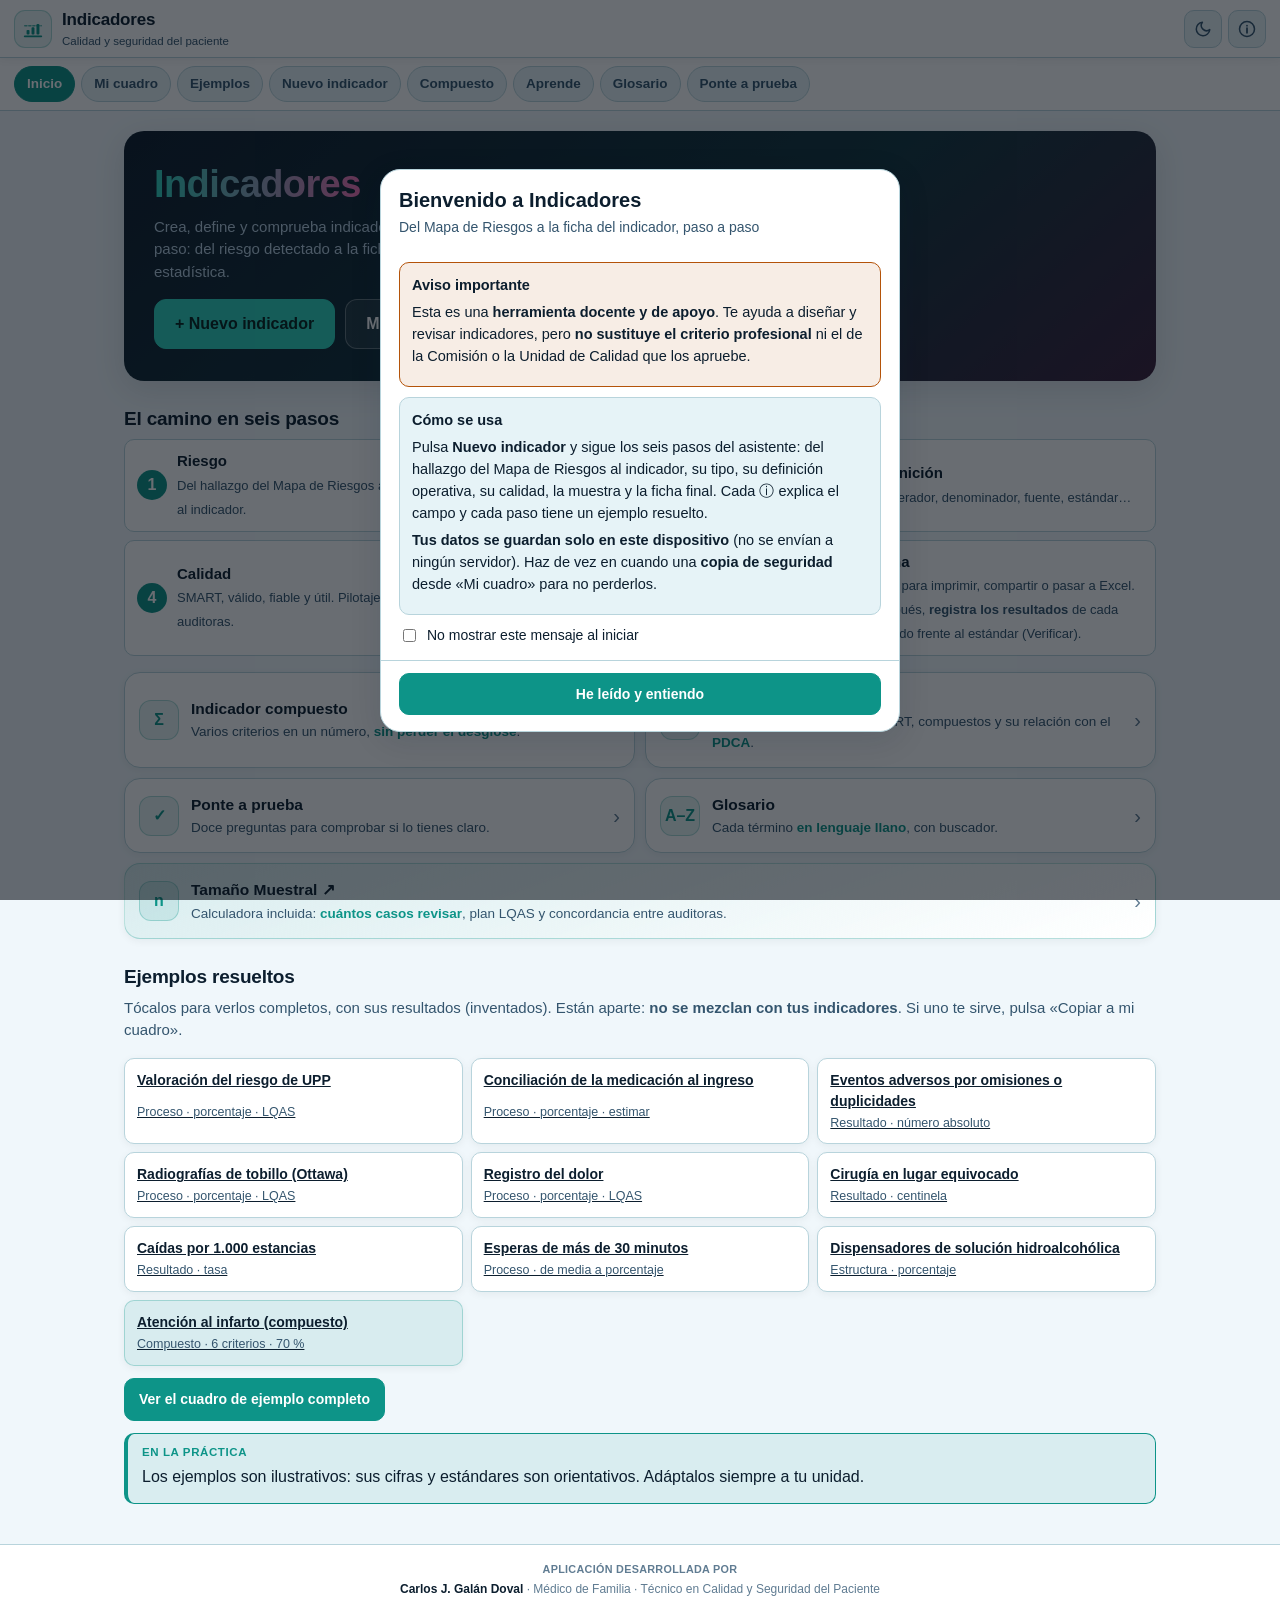
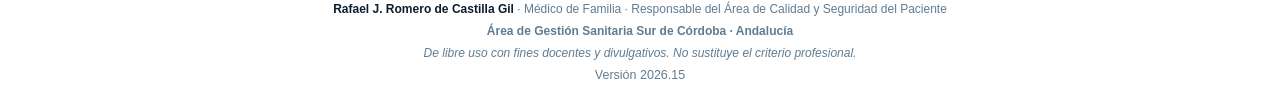
<file: index.html>
<!DOCTYPE html>
<html lang="es">
<head>
  <meta charset="UTF-8" />
  <meta name="viewport" content="width=device-width, initial-scale=1.0" />
  <meta name="theme-color" content="#0d1b2a" id="meta-theme-color" />
  <meta name="mobile-web-app-capable" content="yes" />
  <meta name="apple-mobile-web-app-capable" content="yes" />
  <meta name="apple-mobile-web-app-status-bar-style" content="black-translucent" />
  <meta name="apple-mobile-web-app-title" content="Indicadores" />
  <meta name="description" content="Asistente para crear, definir y comprobar indicadores de calidad y seguridad del paciente: del Mapa de Riesgos a la ficha del indicador" />
  <link rel="manifest" href="manifest.json" />
  <link rel="icon" type="image/png" sizes="32x32" href="favicon-32.png?v=1" />
  <link rel="icon" type="image/png" sizes="16x16" href="favicon-16.png?v=1" />
  <link rel="apple-touch-icon" href="icon-180.png?v=1" />
  <title>Indicadores · Calidad y seguridad del paciente</title>
  <script>
    // Tema antes del primer pintado (evita parpadeo): preferencia guardada o del sistema
    (function () {
      var t = null; try { t = localStorage.getItem("ei-indicadores-tema"); } catch (e) {}
      if (!t) t = (window.matchMedia && matchMedia("(prefers-color-scheme: dark)").matches) ? "oscuro" : "claro";
      document.documentElement.setAttribute("data-tema", t);
    })();
  </script>
  <link rel="stylesheet" href="styles.css?v=2026.15" />
</head>
<body>

  <header class="app-header">
    <a class="header-brand" href="#/" aria-label="Inicio">
      <span class="header-logo">
        <svg width="22" height="22" viewBox="0 0 24 24" fill="none" aria-hidden="true"><path d="M3 20h18" stroke="currentColor" stroke-width="2" stroke-linecap="round"/><rect x="5" y="13" width="3.2" height="5" rx="1" fill="currentColor"/><rect x="10.4" y="10" width="3.2" height="8" rx="1" fill="currentColor"/><rect x="15.8" y="6.5" width="3.2" height="11.5" rx="1" fill="currentColor"/><path d="M3 8.5h18" stroke="currentColor" stroke-width="1.6" stroke-dasharray="2.4 2" stroke-linecap="round" opacity=".7"/></svg>
      </span>
      <span>
        <span class="header-title">Indicadores</span>
        <span class="header-subtitle">Calidad y seguridad del paciente</span>
      </span>
    </a>
    <div class="header-actions">
      <button class="icon-btn" id="btn-tema" aria-label="Cambiar entre modo claro y oscuro" title="Modo claro / oscuro">
        <svg width="18" height="18" viewBox="0 0 24 24" fill="none" aria-hidden="true"><path d="M21 12.8A9 9 0 1 1 11.2 3a7 7 0 0 0 9.8 9.8z" stroke="currentColor" stroke-width="2" stroke-linejoin="round"/></svg>
      </button>
      <button class="icon-btn" id="btn-acerca" aria-label="Acerca de" title="Acerca de">
        <svg width="18" height="18" viewBox="0 0 24 24" fill="none" aria-hidden="true"><circle cx="12" cy="12" r="10" stroke="currentColor" stroke-width="2"/><path d="M12 11v6M12 7.5v.01" stroke="currentColor" stroke-width="2.4" stroke-linecap="round"/></svg>
      </button>
    </div>
  </header>

  <nav class="calc-nav" id="calc-nav" aria-label="Secciones"></nav>

  <div class="banner-ejemplo no-print" id="banner-ejemplo" hidden>
    <span>📘 Estás viendo un <b>ejemplo</b> con resultados inventados. Puedes tocarlo todo, pero <b>no se guarda</b> ni se mezcla con tus indicadores.</span>
    <span class="banner-acc"><a href="#/ejemplos">Cuadro de ejemplo</a><button type="button" class="link-btn" id="banner-copiar">Copiar a mi cuadro</button></span>
  </div>

  <main id="view" class="view" tabindex="-1"></main>

  <footer class="app-footer">
    <span class="autor-titulo">Aplicación desarrollada por</span>
    <span class="autor"><b>Carlos J. Galán Doval</b> · Médico de Familia · Técnico en Calidad y Seguridad del Paciente</span>
    <span class="autor"><b>Rafael J. Romero de Castilla Gil</b> · Médico de Familia · Responsable del Área de Calidad y Seguridad del Paciente</span>
    <span class="autor-area">Área de Gestión Sanitaria Sur de Córdoba · Andalucía</span>
    <span class="autor-uso">De libre uso con fines docentes y divulgativos. No sustituye el criterio profesional.</span>
    <span class="footer-version" id="footer-version"></span>
  </footer>

  <!-- MODAL BIENVENIDA -->
  <div class="modal-overlay" id="modal-bienvenida" hidden>
    <div class="modal" role="dialog" aria-modal="true" aria-labelledby="bienv-titulo">
      <div class="modal-header">
        <h2 id="bienv-titulo">Bienvenido a Indicadores</h2>
        <p class="modal-sub">Del Mapa de Riesgos a la ficha del indicador, paso a paso</p>
      </div>
      <div class="modal-body">
        <div class="modal-bloque modal-bloque--aviso">
          <strong>Aviso importante</strong>
          <p>Esta es una <b>herramienta docente y de apoyo</b>. Te ayuda a diseñar y revisar indicadores, pero <b>no sustituye el criterio profesional</b> ni el de la Comisión o la Unidad de Calidad que los apruebe.</p>
        </div>
        <div class="modal-bloque">
          <strong>Cómo se usa</strong>
          <p>Pulsa <b>Nuevo indicador</b> y sigue los seis pasos del asistente: del hallazgo del Mapa de Riesgos al indicador, su tipo, su definición operativa, su calidad, la muestra y la ficha final. Cada ⓘ explica el campo y cada paso tiene un ejemplo resuelto.</p>
          <p><b>Tus datos se guardan solo en este dispositivo</b> (no se envían a ningún servidor). Haz de vez en cuando una <b>copia de seguridad</b> desde «Mi cuadro» para no perderlos.</p>
        </div>
        <label class="modal-check"><input type="checkbox" id="modal-no-repetir" /> <span>No mostrar este mensaje al iniciar</span></label>
      </div>
      <div class="modal-footer"><button class="btn btn--primary" id="btn-bienv-ok">He leído y entiendo</button></div>
    </div>
  </div>

  <!-- MODAL ACERCA DE -->
  <div class="modal-overlay" id="modal-acerca" hidden>
    <div class="modal" role="dialog" aria-modal="true" aria-labelledby="acerca-titulo">
      <div class="modal-header">
        <h2 id="acerca-titulo">Acerca de Indicadores</h2>
        <button class="icon-btn modal-close" id="btn-acerca-cerrar" aria-label="Cerrar">✕</button>
      </div>
      <div class="modal-body">
        <p>Aplicación web (PWA) estática, sin dependencias externas y utilizable sin conexión, para crear, definir y comprobar indicadores de calidad y seguridad del paciente. Sirve para cualquier unidad, centro o profesional: no hace falta saber estadística.</p>
        <div class="modal-bloque">
          <strong>Tamaño Muestral</strong>
          <p>Para calcular cuántos casos revisar (estimar un porcentaje, plan LQAS, una media, compuesto o concordancia), esta app incluye la calculadora <a href="tamano-muestral/" target="_blank" rel="noopener">Tamaño Muestral</a>, que se abre con los datos de tu indicador ya puestos. Aquí no se repiten esos cálculos.</p>
        </div>
        <div class="modal-bloque">
          <strong>Otras herramientas</strong>
          <p>Forma parte de un conjunto de herramientas de calidad y seguridad del paciente. Si quieres conocer las demás, pide información a sus autores.</p>
        </div>
        <div class="modal-bloque">
          <strong>Tus datos</strong>
          <p>Se guardan solo en este navegador y este dispositivo. No viajan a ningún servidor. Si borras los datos del navegador o cambias de móvil, se pierden: usa <b>Copia de seguridad</b> e <b>Importar</b> en «Mi cuadro».</p>
        </div>
        <div class="modal-bloque">
          <strong>Fuentes</strong>
          <ul>
            <li>Curso <i>Auditorías para la Mejora de la Seguridad del Paciente. Del Mapa de Riesgos a la Mejora Continua</i> (Área de Gestión Sanitaria Sur de Córdoba): tema <i>Indicadores: tipos, características y diseño</i>.</li>
            <li>Unidad temática de muestreo, LQAS e indicadores compuestos (R. J. Romero de Castilla Gil).</li>
            <li>Saturno PJ. Indicadores compuestos (Unidad Temática 19) y LQAS (Unidad Temática 20). Universidad de Murcia.</li>
            <li>Reeves D y cols. Combining multiple indicators of clinical quality. <i>Med Care</i> 2007.</li>
          </ul>
        </div>
        <div class="modal-bloque" id="instalar-bloque">
          <strong>Instalar en el móvil o el ordenador</strong>
          <p class="instalada-msg">Ya estás usando la aplicación instalada.</p>
          <ul class="instalar-lista">
            <li><b>iPhone o iPad</b> (Safari): pulsa el botón <b>Compartir</b> (el cuadrado con una flecha hacia arriba) y elige <b>«Añadir a pantalla de inicio»</b>.</li>
            <li><b>Android</b> (Chrome): abre el menú <b>⋮</b> y elige <b>«Instalar aplicación»</b> o «Añadir a pantalla de inicio».</li>
            <li><b>Ordenador</b> (Chrome o Edge): pulsa el icono de instalar que aparece a la derecha de la barra de direcciones.</li>
          </ul>
          <p>Una vez instalada se abre como una app más y <b>funciona sin conexión</b>.</p>
          <button type="button" class="btn btn--primary" id="btn-instalar" hidden>Instalar ahora</button>
        </div>
        <div class="modal-bloque">
          <strong>Historial de versiones</strong>
          <div id="historial-versiones"></div>
        </div>
        <p class="about-version" id="about-version"></p>
        <div class="about-credit">
          <span class="autor-titulo">Aplicación desarrollada por</span>
          <span class="autor"><b>Carlos J. Galán Doval</b> · Médico de Familia · Técnico en Calidad y Seguridad del Paciente</span>
          <span class="autor"><b>Rafael J. Romero de Castilla Gil</b> · Médico de Familia · Responsable del Área de Calidad y Seguridad del Paciente</span>
          <span class="autor-area">Área de Gestión Sanitaria Sur de Córdoba · Andalucía</span>
          <span class="autor-uso">De libre uso con fines docentes y divulgativos. No sustituye el criterio profesional.</span>
        </div>
      </div>
    </div>
  </div>

  <!-- MODAL NOVEDADES (tras actualizar) -->
  <div class="modal-overlay" id="modal-novedades" hidden>
    <div class="modal" role="dialog" aria-modal="true" aria-labelledby="novedades-titulo">
      <div class="modal-header">
        <h2 id="novedades-titulo">Indicadores se ha actualizado</h2>
        <p class="modal-sub" id="novedades-sub">Esto es lo nuevo</p>
      </div>
      <div class="modal-body" id="novedades-body"></div>
      <div class="modal-footer"><button class="btn btn--primary" id="btn-novedades-ok">Entendido</button></div>
    </div>
  </div>

  <!-- MODAL CONFIRMAR (borrar, sustituir datos…) -->
  <div class="modal-overlay" id="modal-confirmar" hidden>
    <div class="modal modal--sm" role="alertdialog" aria-modal="true" aria-labelledby="conf-titulo">
      <div class="modal-header"><h2 id="conf-titulo">¿Seguro?</h2></div>
      <div class="modal-body" id="conf-texto"></div>
      <div class="modal-footer modal-footer--2">
        <button class="btn" id="btn-conf-no">Cancelar</button>
        <button class="btn btn--peligro" id="btn-conf-si">Sí</button>
      </div>
    </div>
  </div>

  <input type="file" id="input-importar" accept=".json,application/json" hidden />
  <input type="file" id="input-lc" accept=".json,application/json" hidden />
  <input type="file" id="input-acr" accept=".json,application/json" hidden />

  <script src="logic.js?v=2026.15"></script>
  <script src="xlsx.js?v=2026.15"></script>
  <script src="app.js?v=2026.15"></script>
</body>
</html>
</file>
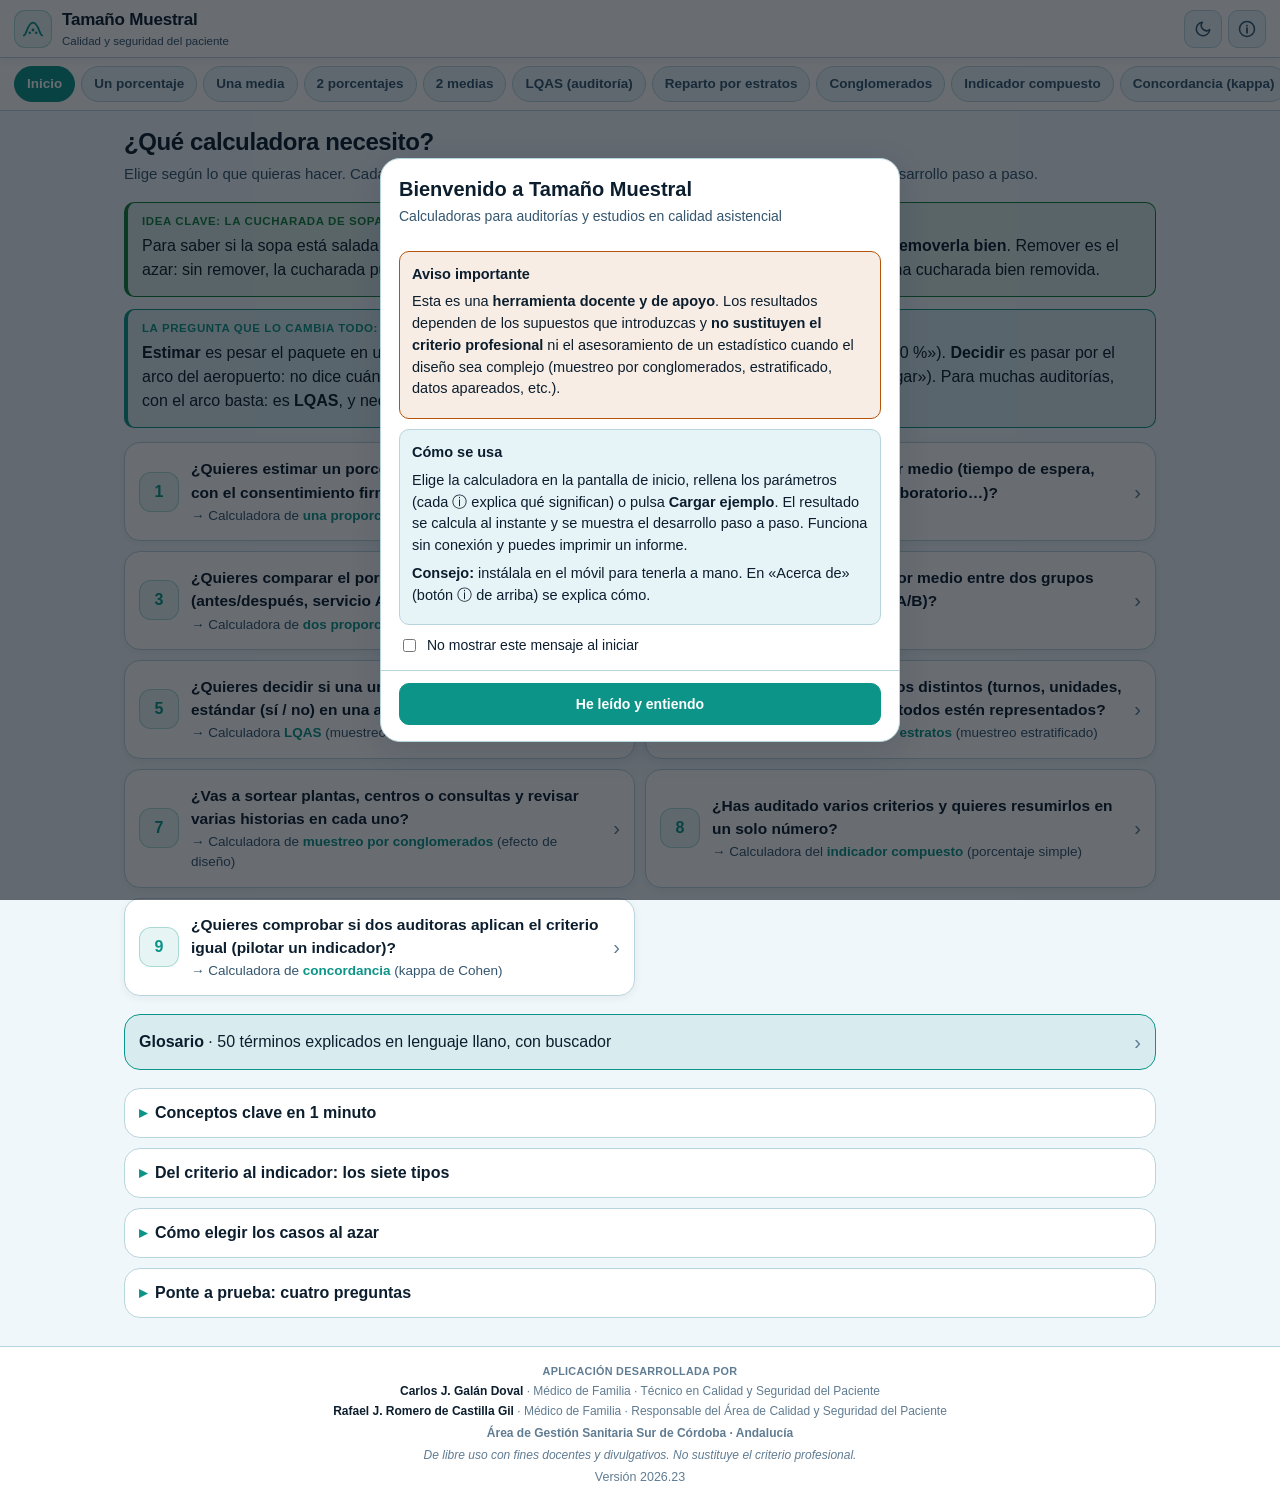
<file: tamano-muestral/index.html>
<!DOCTYPE html>
<html lang="es">
<head>
  <meta charset="UTF-8" />
  <meta name="viewport" content="width=device-width, initial-scale=1.0" />
  <meta name="theme-color" content="#0d1b2a" id="meta-theme-color" />
  <meta name="mobile-web-app-capable" content="yes" />
  <meta name="apple-mobile-web-app-capable" content="yes" />
  <meta name="apple-mobile-web-app-status-bar-style" content="black-translucent" />
  <meta name="apple-mobile-web-app-title" content="Tamaño Muestral" />
  <meta name="description" content="Calculadoras de tamaño muestral para auditorías y estudios en calidad asistencial: proporciones, medias, comparación de grupos y LQAS" />
  <link rel="manifest" href="manifest.json" />
  <link rel="icon" type="image/png" sizes="32x32" href="favicon-32.png?v=1" />
  <link rel="icon" type="image/png" sizes="16x16" href="favicon-16.png?v=1" />
  <link rel="apple-touch-icon" href="icon-180.png?v=1" />
  <title>Tamaño Muestral · Calidad asistencial</title>
  <script>
    // Tema antes del primer pintado (evita parpadeo): preferencia guardada o del sistema
    (function () {
      var t = null; try { t = localStorage.getItem("ei-ind-tm-tammuestral-tema"); } catch (e) {}
      if (!t) t = (window.matchMedia && matchMedia("(prefers-color-scheme: dark)").matches) ? "oscuro" : "claro";
      document.documentElement.setAttribute("data-tema", t);
    })();
  </script>
  <link rel="stylesheet" href="styles.css?v=2026.23" />
</head>
<body>

  <header class="app-header">
    <a class="header-brand" href="#/" aria-label="Inicio">
      <span class="header-logo">
        <svg width="22" height="22" viewBox="0 0 24 24" fill="none" aria-hidden="true"><path d="M2 19c3 0 4-14 10-14s7 14 10 14" stroke="currentColor" stroke-width="2" stroke-linecap="round"/><circle cx="12" cy="13" r="1.6" fill="currentColor"/><circle cx="8.5" cy="16" r="1.4" fill="currentColor"/><circle cx="15.5" cy="16" r="1.4" fill="currentColor"/></svg>
      </span>
      <span>
        <span class="header-title">Tamaño Muestral</span>
        <span class="header-subtitle">Calidad y seguridad del paciente</span>
      </span>
    </a>
    <div class="header-actions">
      <button class="icon-btn" id="btn-tema" aria-label="Cambiar entre modo claro y oscuro" title="Modo claro / oscuro">
        <svg width="18" height="18" viewBox="0 0 24 24" fill="none" aria-hidden="true"><path d="M21 12.8A9 9 0 1 1 11.2 3a7 7 0 0 0 9.8 9.8z" stroke="currentColor" stroke-width="2" stroke-linejoin="round"/></svg>
      </button>
      <button class="icon-btn" id="btn-acerca" aria-label="Acerca de" title="Acerca de">
        <svg width="18" height="18" viewBox="0 0 24 24" fill="none" aria-hidden="true"><circle cx="12" cy="12" r="10" stroke="currentColor" stroke-width="2"/><path d="M12 11v6M12 7.5v.01" stroke="currentColor" stroke-width="2.4" stroke-linecap="round"/></svg>
      </button>
    </div>
  </header>

  <nav class="calc-nav" id="calc-nav" aria-label="Calculadoras"></nav>

  <main id="view" class="view" tabindex="-1"></main>

  <footer class="app-footer">
    <span class="autor-titulo">Aplicación desarrollada por</span>
    <span class="autor"><b>Carlos J. Galán Doval</b> · Médico de Familia · Técnico en Calidad y Seguridad del Paciente</span>
    <span class="autor"><b>Rafael J. Romero de Castilla Gil</b> · Médico de Familia · Responsable del Área de Calidad y Seguridad del Paciente</span>
    <span class="autor-area">Área de Gestión Sanitaria Sur de Córdoba · Andalucía</span>
    <span class="autor-uso">De libre uso con fines docentes y divulgativos. No sustituye el criterio profesional.</span>
    <span class="footer-version" id="footer-version"></span>
  </footer>

  <!-- MODAL BIENVENIDA -->
  <div class="modal-overlay" id="modal-bienvenida" hidden>
    <div class="modal" role="dialog" aria-modal="true" aria-labelledby="bienv-titulo">
      <div class="modal-header">
        <h2 id="bienv-titulo">Bienvenido a Tamaño Muestral</h2>
        <p class="modal-sub">Calculadoras para auditorías y estudios en calidad asistencial</p>
      </div>
      <div class="modal-body">
        <div class="modal-bloque modal-bloque--aviso">
          <strong>Aviso importante</strong>
          <p>Esta es una <b>herramienta docente y de apoyo</b>. Los resultados dependen de los supuestos que introduzcas y <b>no sustituyen el criterio profesional</b> ni el asesoramiento de un estadístico cuando el diseño sea complejo (muestreo por conglomerados, estratificado, datos apareados, etc.).</p>
        </div>
        <div class="modal-bloque">
          <strong>Cómo se usa</strong>
          <p>Elige la calculadora en la pantalla de inicio, rellena los parámetros (cada ⓘ explica qué significan) o pulsa <b>Cargar ejemplo</b>. El resultado se calcula al instante y se muestra el desarrollo paso a paso. Funciona sin conexión y puedes imprimir un informe.</p>
          <p><b>Consejo:</b> instálala en el móvil para tenerla a mano. En «Acerca de» (botón ⓘ de arriba) se explica cómo.</p>
        </div>
        <label class="modal-check"><input type="checkbox" id="modal-no-repetir" /> <span>No mostrar este mensaje al iniciar</span></label>
      </div>
      <div class="modal-footer"><button class="btn btn--primary" id="btn-bienv-ok">He leído y entiendo</button></div>
    </div>
  </div>

  <!-- MODAL ACERCA DE -->
  <div class="modal-overlay" id="modal-acerca" hidden>
    <div class="modal" role="dialog" aria-modal="true" aria-labelledby="acerca-titulo">
      <div class="modal-header">
        <h2 id="acerca-titulo">Acerca de Tamaño Muestral</h2>
        <button class="icon-btn modal-close" id="btn-acerca-cerrar" aria-label="Cerrar">✕</button>
      </div>
      <div class="modal-body">
        <p>Aplicación web (PWA) estática, sin dependencias externas y utilizable sin conexión, para calcular el tamaño de muestra necesario en estudios y auditorías de calidad asistencial.</p>
        <div class="modal-bloque">
          <strong>Fórmulas y referencias</strong>
          <ul>
            <li>Una proporción / una media: fórmula con z bilateral y corrección por población finita (Cochran, <i>Sampling Techniques</i>).</li>
            <li>Dos proporciones: Fleiss, Levin y Paik, <i>Statistical Methods for Rates and Proportions</i>, con corrección de continuidad opcional.</li>
            <li>Dos medias: fórmula clásica de comparación de medias con varianza común (Rosner, <i>Fundamentals of Biostatistics</i>).</li>
            <li>LQAS: Lemeshow y Taber, <i>World Health Stat Q</i> 1991; Robertson y Valadez, <i>Soc Sci Med</i> 2006. Distribución binomial (N desconocido) o hipergeométrica (N conocido).</li>
            <li>z: inversa de la normal estándar (algoritmo de Acklam con refinamiento, precisión mejor que 1e-9).</li>
          </ul>
        </div>
        <div class="modal-bloque">
          <strong>Otras herramientas</strong>
          <p>Forma parte de un conjunto de herramientas de calidad y seguridad del paciente. Si quieres conocer las demás, pide información a sus autores.</p>
        </div>
        <div class="modal-bloque modal-bloque--aviso">
          <strong>Limitaciones</strong>
          <p>Se asume muestreo aleatorio simple. Si el muestreo es por conglomerados o estratificado, multiplica por el efecto de diseño o consulta a un estadístico.</p>
        </div>
        <div class="modal-bloque" id="instalar-bloque">
          <strong>Instalar en el móvil o el ordenador</strong>
          <p class="instalada-msg">Ya estás usando la aplicación instalada.</p>
          <ul class="instalar-lista">
            <li><b>iPhone o iPad</b> (Safari): pulsa el botón <b>Compartir</b> (el cuadrado con una flecha hacia arriba) y elige <b>«Añadir a pantalla de inicio»</b>.</li>
            <li><b>Android</b> (Chrome): abre el menú <b>⋮</b> y elige <b>«Instalar aplicación»</b> o «Añadir a pantalla de inicio».</li>
            <li><b>Ordenador</b> (Chrome o Edge): pulsa el icono de instalar que aparece a la derecha de la barra de direcciones.</li>
          </ul>
          <p>Una vez instalada se abre como una app más y <b>funciona sin conexión</b>.</p>
          <button type="button" class="btn btn--primary" id="btn-instalar" hidden>Instalar ahora</button>
        </div>
        <div class="modal-bloque">
          <strong>Historial de versiones</strong>
          <div id="historial-versiones"></div>
        </div>
        <p class="about-version" id="about-version"></p>
        <div class="about-credit">
          <span class="autor-titulo">Aplicación desarrollada por</span>
          <span class="autor"><b>Carlos J. Galán Doval</b> · Médico de Familia · Técnico en Calidad y Seguridad del Paciente</span>
          <span class="autor"><b>Rafael J. Romero de Castilla Gil</b> · Médico de Familia · Responsable del Área de Calidad y Seguridad del Paciente</span>
          <span class="autor-area">Área de Gestión Sanitaria Sur de Córdoba · Andalucía</span>
          <span class="autor-uso">De libre uso con fines docentes y divulgativos. No sustituye el criterio profesional.</span>
        </div>
      </div>
    </div>
  </div>

  <!-- MODAL NOVEDADES (tras actualizar) -->
  <div class="modal-overlay" id="modal-novedades" hidden>
    <div class="modal" role="dialog" aria-modal="true" aria-labelledby="novedades-titulo">
      <div class="modal-header">
        <h2 id="novedades-titulo">Tamaño Muestral se ha actualizado</h2>
        <p class="modal-sub" id="novedades-sub">Esto es lo nuevo</p>
      </div>
      <div class="modal-body" id="novedades-body"></div>
      <div class="modal-footer"><button class="btn btn--primary" id="btn-novedades-ok">Entendido</button></div>
    </div>
  </div>

  <script src="stats.js?v=2026.23"></script>
  <script src="app.js?v=2026.23"></script>
</body>
</html>
</file>
<file: styles.css>
/* ============================================================
   styles.css — Indicadores
   Tokens y paleta heredados de Tamaño Muestral / DosisPed. Móvil primero (360 px).
   Tema: html[data-tema="claro|oscuro"] (por defecto el del sistema, ver index.html)
   ============================================================ */

:root {
  --bg: #f0f7fb; --bg-2: #ffffff; --bg-3: #e6f3f7; --bg-4: #d4e8ef;
  --border: #b8d4dc; --border-lite: #9bbfca;
  --cyan: #0d9488; --cyan-dim: rgba(13,148,136,.10); --cyan-glow: rgba(13,148,136,.28);
  --green: #15803d; --green-dim: rgba(21,128,61,.10);
  --amber: #b45309; --amber-dim: rgba(180,83,9,.10);
  --red: #be123c; --red-dim: rgba(190,18,60,.08);
  --pink: #be185d;
  --text-1: #0c1e2e; --text-2: #34556e; --text-3: #607c92;
  --radius: 10px; --radius-lg: 16px;
  --font: -apple-system, BlinkMacSystemFont, "Inter", "Segoe UI", Roboto, Helvetica, Arial, sans-serif;
  --mono: ui-monospace, "SF Mono", "JetBrains Mono", Menlo, Consolas, monospace;
  --shadow: 0 8px 32px rgba(13,27,42,.12); --shadow-sm: 0 2px 8px rgba(13,27,42,.06);
  --header-h: 58px;
}
:root[data-tema="oscuro"] {
  --bg: #0d1b2a; --bg-2: #142535; --bg-3: #1b3145; --bg-4: #234058;
  --border: #2d4761; --border-lite: #3f5e80;
  --cyan: #2dd4bf; --cyan-dim: rgba(45,212,191,.13); --cyan-glow: rgba(45,212,191,.32);
  --green: #4ade80; --green-dim: rgba(74,222,128,.13);
  --amber: #fbbf24; --amber-dim: rgba(251,191,36,.13);
  --red: #fb7185; --red-dim: rgba(251,113,133,.13);
  --pink: #f472b6;
  --text-1: #e6f0fa; --text-2: #8fb1ce; --text-3: #6f8fa8;
  --shadow: 0 8px 32px rgba(0,0,0,.5); --shadow-sm: 0 2px 8px rgba(0,0,0,.3);
}

* { box-sizing: border-box; -webkit-tap-highlight-color: transparent; }
html { -webkit-text-size-adjust: 100%; }
body { margin: 0; background: var(--bg); color: var(--text-1); font-family: var(--font); font-size: 16px; line-height: 1.5; min-height: 100vh; display: flex; flex-direction: column; }
[hidden] { display: none !important; }
button { font-family: inherit; cursor: pointer; }
h1, h2, h3 { line-height: 1.25; margin: 0; }
a { color: var(--cyan); }

/* ---------- Header ---------- */
.app-header { position: sticky; top: 0; z-index: 30; height: var(--header-h); padding: 0 14px; padding-top: env(safe-area-inset-top); display: flex; align-items: center; justify-content: space-between; gap: 8px; background: var(--bg-2); border-bottom: 1px solid var(--border); box-shadow: var(--shadow-sm); }
.header-brand { display: flex; align-items: center; gap: 10px; text-decoration: none; color: var(--text-1); min-width: 0; }
.header-logo { width: 38px; height: 38px; flex: none; display: grid; place-items: center; border-radius: 11px; background: var(--cyan-dim); color: var(--cyan); border: 1px solid var(--cyan-glow); }
.header-title { display: block; font-weight: 800; font-size: 17px; letter-spacing: -.2px; }
.header-subtitle { display: block; font-size: 11.5px; color: var(--text-2); white-space: nowrap; overflow: hidden; text-overflow: ellipsis; }
.header-actions { display: flex; gap: 6px; }
.icon-btn { width: 38px; height: 38px; display: grid; place-items: center; border-radius: 10px; border: 1px solid var(--border); background: var(--bg-3); color: var(--text-2); font-size: 16px; }
.icon-btn:hover { color: var(--cyan); border-color: var(--cyan); }

/* ---------- Navegación entre calculadoras ---------- */
.calc-nav { display: flex; gap: 6px; overflow-x: auto; padding: 8px 14px; background: var(--bg-2); border-bottom: 1px solid var(--border); scrollbar-width: none; }
.calc-nav::-webkit-scrollbar { display: none; }
.calc-nav a { flex: none; padding: 7px 12px; border-radius: 999px; font-size: 13.5px; font-weight: 600; text-decoration: none; color: var(--text-2); background: var(--bg-3); border: 1px solid var(--border); white-space: nowrap; }
.calc-nav a.active { background: var(--cyan); color: #fff; border-color: var(--cyan); }
:root[data-tema="oscuro"] .calc-nav a.active { color: #06231f; }

/* ---------- Vista ---------- */
.view { flex: 1; width: 100%; max-width: 1060px; margin: 0 auto; padding: 16px 14px 28px; outline: none; }
.app-footer { padding: 16px 16px calc(16px + env(safe-area-inset-bottom)); text-align: center; font-size: 12px; color: var(--text-3); border-top: 1px solid var(--border); background: var(--bg-2); }

.page-title { font-size: 24px; font-weight: 800; letter-spacing: -.4px; }
.page-lead { color: var(--text-2); margin: 6px 0 16px; font-size: 15px; }

/* ---------- Inicio ---------- */
.guide { display: grid; gap: 10px; }
.guide-card { display: flex; gap: 12px; align-items: center; text-decoration: none; color: var(--text-1); padding: 14px; background: var(--bg-2); border: 1px solid var(--border); border-radius: var(--radius-lg); box-shadow: var(--shadow-sm); transition: border-color .15s, transform .1s; }
.guide-card:hover { border-color: var(--cyan); }
.guide-card:active { transform: scale(.99); }
.guide-num { flex: none; width: 40px; height: 40px; border-radius: 12px; display: grid; place-items: center; font-weight: 800; background: var(--cyan-dim); color: var(--cyan); border: 1px solid var(--cyan-glow); }
.guide-q { font-weight: 700; font-size: 15.5px; }
.guide-a { font-size: 13.5px; color: var(--text-2); margin-top: 2px; }
.guide-a b { color: var(--cyan); }
.guide-go { margin-left: auto; color: var(--text-3); font-size: 20px; }
@media (min-width: 720px) { .guide { grid-template-columns: 1fr 1fr; } }

.glossary { margin-top: 18px; }

/* ---------- Tarjetas / bloques ---------- */
.card { background: var(--bg-2); border: 1px solid var(--border); border-radius: var(--radius-lg); padding: 14px; box-shadow: var(--shadow-sm); }
.intro { margin: 12px 0; display: grid; gap: 8px; }
.intro p { margin: 0; font-size: 14.5px; color: var(--text-2); }
.intro b { color: var(--text-1); }
.toolbar { display: flex; flex-wrap: wrap; gap: 8px; margin: 12px 0; }

.btn { padding: 10px 14px; border-radius: 10px; border: 1px solid var(--border-lite); background: var(--bg-2); color: var(--text-1); font-weight: 600; font-size: 14px; min-height: 42px; }
.btn:hover { border-color: var(--cyan); color: var(--cyan); }
.btn--primary { background: var(--cyan); border-color: var(--cyan); color: #fff; }
.btn--primary:hover { color: #fff; filter: brightness(1.08); }
:root[data-tema="oscuro"] .btn--primary { color: #06231f; }
:root[data-tema="oscuro"] .btn--primary:hover { color: #06231f; }
.btn--ghost { background: transparent; }

details.gloss, details.steps { background: var(--bg-2); border: 1px solid var(--border); border-radius: var(--radius-lg); }
details > summary { cursor: pointer; padding: 12px 14px; font-weight: 700; list-style: none; display: flex; align-items: center; gap: 8px; }
details > summary::-webkit-details-marker { display: none; }
details > summary::before { content: "▸"; color: var(--cyan); transition: transform .15s; }
details[open] > summary::before { transform: rotate(90deg); }
.gloss-body { padding: 0 14px 12px; font-size: 14px; color: var(--text-2); }
.gloss-body dt { font-weight: 700; color: var(--text-1); margin-top: 8px; }
.gloss-body dd { margin: 0; }

/* ---------- Layout calculadora ---------- */
.calc-grid { display: grid; grid-template-columns: minmax(0, 1fr); gap: 14px; }
.calc-grid > * { min-width: 0; }
@media (min-width: 900px) {
  .calc-grid { grid-template-columns: minmax(340px, 440px) minmax(0, 1fr); align-items: start; }
  .calc-result-col { position: sticky; top: calc(var(--header-h) + 62px); }
}

.field { padding: 12px 0; border-bottom: 1px dashed var(--border); }
.field:last-of-type { border-bottom: 0; }
.field-head { display: flex; align-items: center; gap: 6px; margin-bottom: 6px; }
.field-label { font-weight: 700; font-size: 14.5px; }
.field-opt { font-weight: 500; font-size: 12px; color: var(--text-3); }
.info-btn { width: 24px; height: 24px; border-radius: 50%; border: 1px solid var(--border-lite); background: var(--bg-3); color: var(--cyan); font-size: 13px; font-weight: 700; line-height: 1; padding: 0; }
.info-btn[aria-expanded="true"] { background: var(--cyan); color: #fff; border-color: var(--cyan); }
.help { margin: 0 0 8px; padding: 9px 11px; font-size: 13.5px; color: var(--text-2); background: var(--cyan-dim); border-left: 3px solid var(--cyan); border-radius: 6px; }

.input-wrap { display: flex; align-items: stretch; border: 1.5px solid var(--border-lite); border-radius: 10px; background: var(--bg); overflow: hidden; }
.input-wrap:focus-within { border-color: var(--cyan); box-shadow: 0 0 0 3px var(--cyan-glow); }
.input-wrap.invalid { border-color: var(--red); }
.input-wrap input { flex: 1; min-width: 0; padding: 11px 12px; border: 0; outline: 0; background: transparent; color: var(--text-1); font: 600 18px var(--font); }
.input-unit { display: grid; place-items: center; padding: 0 12px; color: var(--text-3); font-size: 13.5px; background: var(--bg-3); border-left: 1px solid var(--border); white-space: nowrap; }
.quick { display: flex; flex-wrap: wrap; gap: 6px; margin-top: 8px; }
.chip { padding: 6px 12px; border-radius: 999px; border: 1px solid var(--border-lite); background: var(--bg-3); color: var(--text-2); font-size: 13.5px; font-weight: 600; min-height: 34px; }
.chip.active { background: var(--cyan); border-color: var(--cyan); color: #fff; }
:root[data-tema="oscuro"] .chip.active { color: #06231f; }
.chip--accent { border-color: var(--cyan); color: var(--cyan); }
.seg { display: flex; border: 1.5px solid var(--border-lite); border-radius: 10px; overflow: hidden; }
.seg button { flex: 1; padding: 10px 8px; border: 0; background: var(--bg); color: var(--text-2); font-weight: 600; font-size: 14px; }
.seg button + button { border-left: 1px solid var(--border-lite); }
.seg button.active { background: var(--cyan); color: #fff; }
:root[data-tema="oscuro"] .seg button.active { color: #06231f; }
.check { display: flex; gap: 10px; align-items: center; font-weight: 600; font-size: 14.5px; cursor: pointer; }
.check input { width: 20px; height: 20px; accent-color: var(--cyan); }

.minibar { position: sticky; bottom: 0; margin: 10px -14px -14px; padding: 10px 14px; display: flex; justify-content: space-between; align-items: center; gap: 10px; background: var(--cyan); color: #fff; border-radius: 0 0 var(--radius-lg) var(--radius-lg); font-weight: 700; border: 0; width: calc(100% + 28px); text-align: left; font-size: 15px; }
:root[data-tema="oscuro"] .minibar { color: #06231f; }
.minibar .mb-val { font-size: 22px; font-weight: 800; }
@media (min-width: 900px) { .minibar { display: none; } }

/* ---------- Resultado ---------- */
.result-card { padding: 18px 16px; text-align: center; border-radius: var(--radius-lg); border: 1px solid var(--cyan-glow); background: linear-gradient(160deg, var(--cyan-dim), var(--bg-2)); box-shadow: var(--shadow-sm); }
.res-label { font-size: 13px; text-transform: uppercase; letter-spacing: .6px; color: var(--text-2); font-weight: 700; }
.res-big { font-size: 56px; font-weight: 800; color: var(--cyan); line-height: 1.1; letter-spacing: -1px; margin: 4px 0; font-variant-numeric: tabular-nums; }
.res-sub { color: var(--text-2); font-size: 14px; }
.extras { display: flex; flex-wrap: wrap; justify-content: center; gap: 8px; margin-top: 12px; }
.extra { padding: 6px 12px; border-radius: 10px; background: var(--bg-2); border: 1px solid var(--border); font-size: 13px; color: var(--text-2); }
.extra b { color: var(--text-1); font-size: 15px; }
.interp { margin: 12px 0; padding: 12px 14px; border-radius: var(--radius); background: var(--green-dim); border-left: 4px solid var(--green); font-size: 15px; }
.warn { margin: 8px 0; padding: 10px 12px; border-radius: var(--radius); background: var(--amber-dim); border-left: 4px solid var(--amber); font-size: 14px; }
.note { margin: 8px 0; padding: 10px 12px; border-radius: var(--radius); background: var(--cyan-dim); border-left: 4px solid var(--cyan); font-size: 14px; color: var(--text-2); }
.error-box { padding: 14px; border-radius: var(--radius-lg); background: var(--red-dim); border: 1px solid var(--red); color: var(--text-1); font-size: 14.5px; }
.error-box ul { margin: 6px 0 0; padding-left: 20px; }
.placeholder-box { padding: 24px 14px; text-align: center; color: var(--text-3); border: 1.5px dashed var(--border-lite); border-radius: var(--radius-lg); }

.steps-body { padding: 0 14px 14px; }
.steps-body ol { margin: 0; padding-left: 22px; display: grid; grid-template-columns: minmax(0, 1fr); gap: 12px; }
.steps-body li::marker { color: var(--cyan); font-weight: 700; }
.step-t { font-weight: 700; margin-bottom: 4px; }
.formula { font-family: var(--mono); font-size: 13.5px; background: var(--bg-3); border: 1px solid var(--border); border-radius: 8px; padding: 7px 10px; margin: 4px 0; overflow-x: auto; white-space: pre-wrap; }
@media (max-width: 480px) { .formula { font-size: 12.5px; padding: 6px 8px; } }
.step-note { font-size: 13.5px; color: var(--text-2); margin-top: 4px; }
.table-wrap { overflow-x: auto; }
table.mini { border-collapse: collapse; font-size: 13.5px; width: 100%; }
table.mini th, table.mini td { padding: 5px 8px; border-bottom: 1px solid var(--border); text-align: right; }
table.mini th:first-child, table.mini td:first-child { text-align: left; }
table.mini tr.sel { background: var(--cyan-dim); font-weight: 700; }

/* ---------- Explicado fácil (cajas como las del tema del curso) ---------- */
.box { margin: 12px 0; padding: 10px 14px; border-radius: var(--radius); border: 1px solid var(--border); border-left-width: 4px; background: var(--bg-2); }
.box p { margin: 4px 0; }
.box-tag { display: block; font-size: 11.5px; font-weight: 800; letter-spacing: .6px; text-transform: uppercase; margin-bottom: 2px; }
.box--idea { background: var(--green-dim); border-color: var(--green); }
.box--idea .box-tag { color: var(--green); }
.box--trampa { background: var(--amber-dim); border-color: var(--amber); }
.box--trampa .box-tag { color: var(--amber); }
.box--practica { background: var(--cyan-dim); border-color: var(--cyan); }
.box--practica .box-tag { color: var(--cyan); }
.box--ejemplo { background: var(--bg-3); border-color: var(--text-3); }
.box--ejemplo .box-tag { color: var(--text-2); }
.box .formula { margin: 6px 0; }
details.facil { margin: 0 0 14px; background: var(--bg-2); border: 1px solid var(--border); border-radius: var(--radius-lg); }
.facil-body { padding: 0 14px 12px; font-size: 14.5px; }
.facil-body h3 { font-size: 15.5px; margin: 14px 0 6px; }
.facil-body ul, .facil-body ol { padding-left: 20px; margin: 6px 0; }
.facil-body li + li { margin-top: 4px; }
table.facil-tabla td, table.facil-tabla th { text-align: left; vertical-align: top; }
.antes { margin: 6px 0 14px; }
.home-gloss + .home-gloss, .glossary details + details { margin-top: 10px; }

/* ---------- Semáforo LQAS ---------- */
.semaforo { display: grid; grid-template-columns: minmax(0, 1fr) minmax(0, 1fr); gap: 8px; margin: 12px 0; }
.sem { display: flex; gap: 10px; align-items: center; padding: 10px 12px; border-radius: var(--radius); border: 1px solid var(--border); background: var(--bg-2); }
.sem b { display: block; font-size: 15px; }
.sem span:not(.sem-luz) { font-size: 13px; color: var(--text-2); }
.sem-luz { flex: none; width: 22px; height: 22px; border-radius: 50%; }
.sem--verde { border-color: var(--green); background: var(--green-dim); }
.sem--verde .sem-luz { background: var(--green); box-shadow: 0 0 0 4px var(--green-dim); }
.sem--rojo { border-color: var(--red); background: var(--red-dim); }
.sem--rojo .sem-luz { background: var(--red); box-shadow: 0 0 0 4px var(--red-dim); }
@media (max-width: 420px) { .semaforo { grid-template-columns: minmax(0, 1fr); } }

/* ---------- Indicador compuesto ---------- */
.cmp-row { padding: 10px; margin: 8px 0; border: 1px solid var(--border); border-radius: var(--radius); background: var(--bg-3); }
.cmp-row-head { display: flex; gap: 8px; align-items: center; }
.cmp-num { flex: none; width: 24px; height: 24px; display: grid; place-items: center; border-radius: 50%; background: var(--cyan); color: #fff; font-size: 13px; font-weight: 800; }
:root[data-tema="oscuro"] .cmp-num { color: #06231f; }
.cmp-nom { flex: 1; min-width: 0; padding: 8px 10px; border: 1.5px solid var(--border-lite); border-radius: 8px; background: var(--bg); color: var(--text-1); font: 600 15px var(--font); }
.cmp-del { flex: none; width: 32px; height: 32px; }
.cmp-nums { display: grid; grid-template-columns: minmax(0, 1fr) minmax(0, 1fr); gap: 8px; margin-top: 8px; }
.cmp-nums label { display: grid; gap: 3px; font-size: 12.5px; color: var(--text-2); font-weight: 600; }
.cmp-nums input { width: 100%; padding: 8px 10px; border: 1.5px solid var(--border-lite); border-radius: 8px; background: var(--bg); color: var(--text-1); font: 700 17px var(--font); }
.cmp-in:focus { outline: none; border-color: var(--cyan); box-shadow: 0 0 0 3px var(--cyan-glow); }
.input-wrap .cmp-in { flex: 1; min-width: 0; padding: 11px 12px; border: 0; background: transparent; color: var(--text-1); font: 600 18px var(--font); box-shadow: none; }
.cmp-add { width: 100%; margin-top: 4px; }
.cmp-bars { display: grid; gap: 12px; margin-top: 8px; }
.cmp-bar-top { display: flex; justify-content: space-between; gap: 10px; font-size: 14px; }
.cmp-track { position: relative; height: 12px; margin: 5px 0 3px; border-radius: 999px; background: var(--bg-3); border: 1px solid var(--border); }
.cmp-fill { height: 100%; border-radius: 999px; background: var(--cyan); }
.cmp-bar--flojo .cmp-fill { background: var(--amber); }
.cmp-bar--flojo .cmp-bar-top b { color: var(--amber); }
.cmp-mark { position: absolute; top: -4px; bottom: -4px; width: 2px; background: var(--text-1); }
.cmp-bar-sub { font-size: 12.5px; color: var(--text-3); }

/* ---------- Ponte a prueba ---------- */
.quiz-q + .quiz-q { margin-top: 14px; padding-top: 12px; border-top: 1px dashed var(--border); }
.quiz-q p { margin: 4px 0 8px; color: var(--text-1); }
.quiz-o { display: block; width: 100%; text-align: left; margin: 6px 0; padding: 9px 12px; border-radius: 10px; border: 1.5px solid var(--border-lite); background: var(--bg); color: var(--text-1); font: 600 14px var(--font); cursor: pointer; }
.quiz-o--ok { border-color: var(--green); background: var(--green-dim); }
.quiz-o--mal { border-color: var(--red); background: var(--red-dim); }
.quiz-fb { padding: 8px 10px; border-radius: 8px; background: var(--bg-3); font-size: 14px; }

/* Instalar */
.instalar-lista { margin: 6px 0; padding-left: 20px; }
.instalar-lista li + li { margin-top: 4px; }
.instalada-msg { display: none; font-weight: 700; color: var(--green); }
#instalar-bloque.instalada .instalada-msg { display: block; }
#instalar-bloque.instalada .instalar-lista, #instalar-bloque.instalada .instalar-lista + p { display: none; }

/* ---------- Glosario ---------- */
.glos-buscar { margin: 12px 0 4px; }
.glos-buscar input { flex: 1; min-width: 0; padding: 12px 14px; border: 0; outline: 0; background: transparent; color: var(--text-1); font: 600 16px var(--font); }
.glos-lista { margin: 8px 0 0; display: grid; gap: 8px; }
.glos-item { padding: 10px 14px; border-radius: var(--radius); background: var(--bg-2); border: 1px solid var(--border); }
.glos-item dt { font-weight: 800; color: var(--text-1); }
.glos-item dd { margin: 3px 0 0; color: var(--text-2); font-size: 14.5px; }
.glos-link { white-space: nowrap; font-weight: 700; color: var(--cyan); text-decoration: none; }
.glos-portada { display: flex; justify-content: space-between; align-items: center; gap: 10px; margin: 18px 0 0; padding: 12px 14px; border-radius: var(--radius-lg); border: 1.5px solid var(--cyan); background: var(--cyan-dim); color: var(--text-1); text-decoration: none; }

.chart-card { margin: 12px 0; padding: 12px; background: var(--bg-2); border: 1px solid var(--border); border-radius: var(--radius-lg); }
.chart-card h3 { font-size: 15px; margin-bottom: 4px; }
.chart-card p { margin: 6px 0 0; font-size: 13px; color: var(--text-2); }
.print-only { display: none; }

/* ---------- Modales ---------- */
.modal-overlay { position: fixed; inset: 0; z-index: 100; background: rgba(5,12,20,.6); display: flex; align-items: center; justify-content: center; padding: 14px; }
.modal { width: 100%; max-width: 520px; max-height: 92vh; display: flex; flex-direction: column; background: var(--bg-2); border: 1px solid var(--border); border-radius: 20px; box-shadow: var(--shadow); overflow: hidden; }
.modal-header { position: relative; padding: 18px 18px 10px; }
.modal-header h2 { font-size: 20px; padding-right: 36px; }
.modal-sub { margin: 4px 0 0; color: var(--text-2); font-size: 14px; }
.modal-close { position: absolute; top: 12px; right: 12px; }
.modal-body { padding: 4px 18px 14px; overflow-y: auto; font-size: 14.5px; }
.modal-body p { margin: 6px 0; }
.modal-body ul { margin: 6px 0; padding-left: 20px; }
.modal-bloque { margin: 10px 0; padding: 12px; border-radius: var(--radius); background: var(--bg-3); border: 1px solid var(--border); }
.modal-bloque--aviso { background: var(--amber-dim); border-color: var(--amber); }
.modal-check { display: flex; gap: 8px; align-items: center; font-size: 14px; margin-top: 8px; }
.modal-footer { padding: 12px 18px 16px; border-top: 1px solid var(--border); }
.modal-footer .btn { width: 100%; }
.about-version, .footer-version { color: var(--text-3); font-size: 12.5px; }
.footer-version { display: block; margin-top: 4px; }
.version-item + .version-item { margin-top: 10px; padding-top: 10px; border-top: 1px dashed var(--border); }
.version-cab { display: flex; flex-wrap: wrap; justify-content: space-between; gap: 4px 10px; align-items: baseline; }
.version-tag { font-size: 12px; color: var(--text-3); white-space: nowrap; }
.version-item ul { margin: 6px 0 0; padding-left: 20px; font-size: 13.5px; color: var(--text-2); }
.version-item li + li { margin-top: 3px; }
.update-banner { position: fixed; left: 50%; bottom: calc(18px + env(safe-area-inset-bottom)); transform: translateX(-50%); z-index: 9999; display: flex; gap: 12px; align-items: center; max-width: calc(100vw - 32px); padding: 10px 12px 10px 18px; border-radius: 999px; background: var(--cyan); color: #fff; font-weight: 700; font-size: 14.5px; box-shadow: 0 8px 24px rgba(0,0,0,.3); white-space: nowrap; }
.update-banner button { border: 1px solid rgba(255,255,255,.4); background: rgba(255,255,255,.22); color: inherit; border-radius: 999px; padding: 6px 14px; font-weight: 800; font-size: 14px; cursor: pointer; }
:root[data-tema="oscuro"] .update-banner { color: #06231f; }
:root[data-tema="oscuro"] .update-banner button { border-color: rgba(0,0,0,.25); background: rgba(0,0,0,.12); }
.about-credit { margin-top: 12px; padding-top: 10px; border-top: 1px solid var(--border); color: var(--text-2); font-size: 13.5px; }
/* Autoría: una línea por autor, el área común y el aviso de uso */
.autor-titulo, .autor, .autor-area, .autor-uso { display: block; }
.autor-titulo { font-size: .9em; letter-spacing: .3px; text-transform: uppercase; font-weight: 700; margin-bottom: 3px; }
.autor + .autor { margin-top: 2px; }
.autor b { color: var(--text-1); }
.autor-area { margin-top: 4px; font-weight: 600; }
.autor-uso { margin-top: 4px; font-style: italic; }
.app-footer .autor-titulo, .app-footer .autor, .app-footer .autor-area { line-height: 1.5; }

/* ---------- Impresión ---------- */
/* ---------- Vista «Ver informe» (mismo aspecto que el impreso, en pantalla) ---------- */
.informe-only { display: none; }
body.ver-informe { --bg: #fff; --bg-2: #fff; --bg-3: #f3f6f8; --border: #bbb; --border-lite: #bbb; --text-1: #000; --text-2: #222; --text-3: #444; --cyan: #0b6f66; --cyan-dim: #eef7f6; --cyan-glow: rgba(11,111,102,.25); --green-dim: #f1f8f2; --red: #be123c; --red-dim: #fdf0f3; --green: #15803d; --amber: #b45309; --amber-dim: #fbf5ea; --shadow-sm: none; background: #dfe5e9; color: #000; }
body.ver-informe .app-header, body.ver-informe .calc-nav, body.ver-informe .toolbar, body.ver-informe .info-btn, body.ver-informe .help, body.ver-informe .quick, body.ver-informe .minibar, body.ver-informe .field-form, body.ver-informe .app-footer, body.ver-informe .no-print, body.ver-informe .page-title, body.ver-informe .intro { display: none !important; }
body.ver-informe .informe-only { display: flex; }
body.ver-informe .print-only { display: block; }
body.ver-informe .view { max-width: 820px; margin: 0 auto 28px; padding: 0 28px 24px; background: #fff; box-shadow: 0 4px 24px rgba(0,0,0,.15); }
body.ver-informe .calc-grid { display: block; }
body.ver-informe .calc-result-col { position: static; }
body.ver-informe .result-card { background: #fff; border: 2px solid #0b6f66; box-shadow: none; }
body.ver-informe details.steps { box-shadow: none; }
body.ver-informe details.steps > summary::before { display: none; }
body.ver-informe svg.oc { max-width: 480px; }
body.ver-informe .print-head { border-bottom: 2px solid #0b6f66; padding-bottom: 6px; margin: 4px 0 12px; }
body.ver-informe .print-head h1 { font-size: 24px; }
body.ver-informe .print-head p { margin: 2px 0 0; font-size: 13px; color: #444; }
body.ver-informe table.params { width: 100%; border-collapse: collapse; margin: 8px 0 14px; }
body.ver-informe table.params td { border-bottom: 1px solid #ccc; padding: 3px 6px; }
body.ver-informe table.params td:last-child { text-align: right; font-weight: 700; }
body.ver-informe .print-foot { margin-top: 18px; padding-top: 6px; border-top: 1px solid #999; font-size: 12px; color: #444; }
.informe-bar { position: sticky; top: 0; z-index: 20; justify-content: space-between; gap: 10px; margin: 0 -28px 14px; padding: calc(10px + env(safe-area-inset-top)) 16px 10px; background: #0d1b2a; }
.informe-bar .btn { min-height: 40px; }
.informe-bar .btn--primary { background: #2dd4bf; border-color: #2dd4bf; color: #06231f; }
.informe-bar .btn:not(.btn--primary) { background: transparent; color: #fff; border-color: rgba(255,255,255,.4); }
@media (max-width: 600px) { body.ver-informe .view { padding: 0 14px 18px; margin-bottom: 0; } .informe-bar { margin: 0 -14px 12px; } }
.toast { position: fixed; left: 50%; bottom: calc(24px + env(safe-area-inset-bottom)); transform: translateX(-50%); z-index: 9999; max-width: calc(100vw - 32px); padding: 10px 16px; border-radius: 12px; background: #0d1b2a; color: #fff; font-weight: 600; font-size: 14px; box-shadow: 0 8px 24px rgba(0,0,0,.3); text-align: center; }


/* ============================================================
   Componentes propios de Indicadores
   ============================================================ */
.vacio { color: var(--text-3); font-style: italic; font-weight: 500; }
.gris { color: var(--text-3); font-size: .92em; }
.sec-t { font-size: 19px; margin: 26px 0 8px; letter-spacing: -.2px; }
.sub-h { font-size: 16px; margin: 14px 0 6px; }
.card > .sub-h:first-child, .card > div:first-child + .sub-h { margin-top: 4px; }
.card + .card, .card + .box, .box + .card { margin-top: 14px; }
.btn { text-decoration: none; display: inline-flex; align-items: center; justify-content: center; gap: 6px; }
.btn--grande { min-height: 50px; padding: 12px 20px; font-size: 16px; border-radius: 12px; }
.btn--peligro { background: var(--red); border-color: var(--red); color: #fff; }
.btn--peligro:hover { color: #fff; filter: brightness(1.08); }
.btn--peligro-ghost { color: var(--red); border-color: var(--red-dim); background: transparent; }
.btn--peligro-ghost:hover { color: var(--red); border-color: var(--red); }
.btn--tm { margin-top: 12px; width: 100%; }
.link-btn { border: 0; background: none; padding: 0; color: var(--cyan); font: inherit; font-weight: 700; cursor: pointer; text-decoration: underline; }
.link-btn--peligro { color: var(--red); }
.contador { display: inline-grid; place-items: center; min-width: 24px; height: 24px; padding: 0 6px; border-radius: 999px; background: var(--cyan); color: #fff; font-size: 13px; }
:root[data-tema="oscuro"] .contador { color: #06231f; }
.aviso-error { margin: 8px 0; padding: 10px 12px; border-radius: var(--radius); background: var(--red-dim); border-left: 4px solid var(--red); font-size: 14px; }
.note a, .warn a { font-weight: 700; }

/* ---------- Campos de texto ---------- */
.txt-in { width: 100%; font: 500 15.5px/1.45 var(--font); color: var(--text-1); }
textarea.txt-in { display: block; padding: 10px 12px; border: 1.5px solid var(--border-lite); border-radius: 10px; background: var(--bg); resize: vertical; min-height: 46px; }
textarea.txt-in:focus, .god-c input:focus, .an-campo input:focus { outline: none; border-color: var(--cyan); box-shadow: 0 0 0 3px var(--cyan-glow); }
.input-wrap input.txt-in { font: 600 16px var(--font); }
.input-wrap--num input.txt-in { font-size: 18px; }
.txt-in--sm { font-size: 14px; min-height: 38px; padding: 7px 10px; margin-top: 8px; }
.field-sub { margin: 0 0 8px; font-size: 13.5px; color: var(--text-2); }
.field--destacado { margin: 6px -8px; padding: 12px 8px; border-radius: var(--radius); background: var(--cyan-dim); border-bottom: 0; }
.estandar-prev { margin: 4px 0 0; font-size: 14px; color: var(--text-2); }
.estandar-prev b { color: var(--cyan); font-size: 16px; }

/* AMFE: G × O × D */
.god { display: grid; grid-template-columns: repeat(3, minmax(0, 1fr)); gap: 8px; align-items: end; }
.god-c { display: grid; gap: 3px; font-size: 12.5px; font-weight: 600; color: var(--text-2); }
.god-c input { width: 100%; padding: 9px 10px; border: 1.5px solid var(--border-lite); border-radius: 10px; background: var(--bg); color: var(--text-1); font: 700 18px var(--font); text-align: center; }
.god-r { grid-column: 1 / -1; padding: 8px 12px; border-radius: 10px; background: var(--bg-3); border: 1px solid var(--border); font-size: 14px; text-align: center; }
.ipr-val b { font-size: 20px; color: var(--cyan); }
.ipr-falta { color: var(--text-3); }
@media (min-width: 520px) { .god { grid-template-columns: repeat(3, minmax(0, 1fr)) minmax(0, 1.3fr); } .god-r { grid-column: auto; } }

/* ---------- Tarjetas de opción ---------- */
.opt-grid { display: grid; grid-template-columns: minmax(0, 1fr); gap: 8px; }
@media (min-width: 560px) { .opt-grid { grid-template-columns: minmax(0, 1fr) minmax(0, 1fr); } }
.opt-card { display: flex; gap: 10px; align-items: flex-start; text-align: left; padding: 11px 12px; border-radius: 12px; border: 1.5px solid var(--border-lite); background: var(--bg); color: var(--text-1); font: inherit; transition: border-color .15s, background .15s; }
.opt-card:hover { border-color: var(--cyan); }
.opt-card.active { border-color: var(--cyan); background: var(--cyan-dim); box-shadow: 0 0 0 2px var(--cyan-glow); }
.opt-letra { flex: none; width: 34px; height: 34px; display: grid; place-items: center; border-radius: 10px; font-weight: 800; color: #fff; background: var(--text-3); }
.opt-card--estructura .opt-letra { background: #7c3aed; } .opt-card--proceso .opt-letra { background: #0d9488; }
.opt-card--resultado .opt-letra { background: #be185d; } .opt-card--cumplimiento .opt-letra { background: #b45309; }
.opt-txt { display: grid; gap: 2px; min-width: 0; }
.opt-txt b { font-size: 15px; }
.opt-q { font-size: 13px; color: var(--text-2); }
.opt-ej { font-size: 12.5px; color: var(--text-3); font-style: italic; }
.opt-muestra { justify-self: start; margin-top: 3px; padding: 1px 8px; border-radius: 999px; font-size: 11.5px; font-weight: 700; }
.opt-muestra--si { background: var(--green-dim); color: var(--green); }
.opt-muestra--no { background: var(--amber-dim); color: var(--amber); }

/* ---------- Asistente ---------- */
.wiz-top { margin: -4px 0 12px; }
.volver-cuadro { display: inline-block; margin-bottom: 8px; font-size: 13.5px; font-weight: 700; text-decoration: none; }
.wiz-steps { list-style: none; margin: 0; padding: 0; display: grid; grid-template-columns: repeat(6, minmax(0, 1fr)); gap: 4px; counter-reset: none; }
.wiz-step { display: flex; flex-direction: column; align-items: center; gap: 3px; padding: 6px 2px; border-radius: 10px; text-decoration: none; color: var(--text-3); font-size: 11.5px; font-weight: 700; }
.wiz-num { width: 30px; height: 30px; display: grid; place-items: center; border-radius: 50%; border: 2px solid var(--border-lite); background: var(--bg-2); font-size: 13.5px; }
.wiz-step.hecho { color: var(--green); }
.wiz-step.hecho .wiz-num { border-color: var(--green); background: var(--green-dim); }
.wiz-step.actual { color: var(--cyan); background: var(--cyan-dim); }
.wiz-step.actual .wiz-num { border-color: var(--cyan); background: var(--cyan); color: #fff; }
:root[data-tema="oscuro"] .wiz-step.actual .wiz-num { color: #06231f; }
.wiz-lbl { max-width: 100%; overflow: hidden; text-overflow: ellipsis; white-space: nowrap; }
@media (max-width: 380px) { .wiz-lbl { font-size: 10.5px; } .wiz-num { width: 27px; height: 27px; } }
.wiz-grid { display: grid; grid-template-columns: minmax(0, 1fr); gap: 16px; }
.wiz-grid > * { min-width: 0; }
@media (min-width: 900px) {
  .wiz-grid { grid-template-columns: minmax(0, 1fr) 320px; align-items: start; }
  .wiz-grid--ficha { grid-template-columns: minmax(0, 1fr); max-width: 860px; }
  .wiz-side { position: sticky; top: calc(var(--header-h) + 62px); }
}
.wiz-titulo { display: flex; flex-wrap: wrap; align-items: center; gap: 4px 12px; margin-bottom: 4px; }
.wiz-titulo .page-title { flex: 1 1 auto; }
.wiz-paso { flex-basis: 100%; font-size: 12.5px; font-weight: 800; letter-spacing: .5px; text-transform: uppercase; color: var(--cyan); }
.wiz-nav { position: sticky; bottom: 0; z-index: 10; display: flex; justify-content: space-between; gap: 10px; margin: 18px -14px 0; padding: 10px 14px calc(10px + env(safe-area-inset-bottom)); background: var(--bg-2); border-top: 1px solid var(--border); box-shadow: 0 -4px 14px rgba(13,27,42,.06); }
@media (min-width: 900px) { .wiz-nav { position: static; margin: 18px 0 0; padding: 0; background: none; border: 0; box-shadow: none; } }

/* Resumen en vivo */
.resumen { padding: 14px; border-radius: var(--radius-lg); border: 1px solid var(--cyan-glow); background: linear-gradient(160deg, var(--cyan-dim), var(--bg-2)); box-shadow: var(--shadow-sm); }
.resumen-nombre { font-size: 16px; margin: 4px 0 8px; }
.res-dl { margin: 10px 0 0; display: grid; gap: 6px; }
.res-fila dt { font-size: 11.5px; font-weight: 800; text-transform: uppercase; letter-spacing: .4px; color: var(--text-3); }
.res-fila dd { margin: 0; font-size: 14px; }
.formula-mini { font-family: var(--mono); font-size: 12.5px; }
@media (max-width: 899px) { .wiz-side { order: 2; } }

/* Insignias */
.badges { display: flex; flex-wrap: wrap; gap: 5px; }
.badge { display: inline-flex; align-items: center; gap: 5px; padding: 2px 9px; border-radius: 999px; font-size: 12px; font-weight: 700; background: var(--bg-3); color: var(--text-2); border: 1px solid var(--border); }
.badge--estructura { background: rgba(124,58,237,.12); color: #7c3aed; border-color: rgba(124,58,237,.3); }
.badge--proceso { background: var(--cyan-dim); color: var(--cyan); border-color: var(--cyan-glow); }
.badge--resultado { background: rgba(190,24,93,.10); color: var(--pink); border-color: rgba(190,24,93,.3); }
.badge--cumplimiento { background: var(--amber-dim); color: var(--amber); border-color: rgba(180,83,9,.3); }
:root[data-tema="oscuro"] .badge--estructura { color: #c4b5fd; }
.badge--ipr { background: var(--bg-2); }
.badge--cmp { background: var(--cyan); color: #fff; border-color: var(--cyan); }
:root[data-tema="oscuro"] .badge--cmp { color: #06231f; }
.punto { width: 8px; height: 8px; border-radius: 50%; background: var(--text-3); }
.badge--verde .punto { background: var(--green); } .badge--ambar .punto { background: var(--amber); } .badge--rojo .punto { background: var(--red); }

/* ---------- Paso 4: calidad ---------- */
.cal-row { padding: 12px 0; border-bottom: 1px dashed var(--border); }
.cal-row:last-child { border-bottom: 0; }
.cal-head { display: flex; gap: 10px; align-items: flex-start; }
.cal-letra { flex: none; width: 30px; height: 30px; display: grid; place-items: center; border-radius: 8px; background: var(--cyan-dim); color: var(--cyan); font-weight: 800; border: 1px solid var(--cyan-glow); }
.cal-q { margin: 2px 0 0; font-size: 13.5px; color: var(--text-2); }
.cal-pista { margin: 8px 0; font-size: 13px; padding: 5px 9px; border-radius: 8px; }
.cal-pista--ok { background: var(--green-dim); color: var(--green); }
.cal-pista--falta { background: var(--amber-dim); color: var(--amber); }
.seg--cal button.seg-si { background: var(--green); color: #fff; }
.seg--cal button.seg-dudoso { background: var(--amber); color: #fff; }
.seg--cal button.seg-no { background: var(--red); color: #fff; }
:root[data-tema="oscuro"] .seg--cal button.active { color: #0d1b2a; }
.cal-chip { display: inline-block; padding: 1px 8px; border-radius: 999px; font-size: 12px; font-weight: 800; background: var(--bg-3); color: var(--text-3); }
.cal-chip--si { background: var(--green-dim); color: var(--green); } .cal-chip--dudoso { background: var(--amber-dim); color: var(--amber); } .cal-chip--no { background: var(--red-dim); color: var(--red); }

.an-sem { display: flex; gap: 12px; align-items: center; margin: 4px 0 10px; padding: 12px 14px; border-radius: var(--radius); border: 2px solid var(--border); }
.an-sem b { display: block; font-size: 16px; }
.an-sem span:not(.sem-luz) { font-size: 13.5px; color: var(--text-2); }
.an-sem .sem-luz { flex: none; width: 26px; height: 26px; border-radius: 50%; background: var(--text-3); }
.an-sem--verde { border-color: var(--green); background: var(--green-dim); }
.an-sem--verde .sem-luz { background: var(--green); box-shadow: 0 0 0 5px var(--green-dim); }
.an-sem--rojo { border-color: var(--red); background: var(--red-dim); }
.an-sem--rojo .sem-luz { background: var(--red); box-shadow: 0 0 0 5px var(--red-dim); }
.an-sem--gris { border-color: var(--amber); background: var(--amber-dim); }
.an-sem--gris .sem-luz { background: var(--amber); box-shadow: 0 0 0 5px var(--amber-dim); }
.piloto-grid, .plan-grid { display: grid; grid-template-columns: minmax(0, 1fr) minmax(0, 1fr); gap: 10px; margin: 6px 0 10px; }
.plan-grid .field { border-bottom: 0; padding-bottom: 0; }
.an-campo { display: grid; gap: 4px; font-size: 12.5px; font-weight: 600; color: var(--text-2); }
.an-campo input { width: 100%; padding: 9px 12px; border: 1.5px solid var(--border-lite); border-radius: 10px; background: var(--bg); color: var(--text-1); font: 700 18px var(--font); }
.piloto-res { padding: 10px 12px; border-radius: 10px; background: var(--bg-3); border: 1px solid var(--border); font-size: 14.5px; }
.piloto-res b { font-size: 20px; color: var(--cyan); }

/* ---------- Paso 5 ---------- */
.opt-grid--obj { margin: 10px 0 4px; }
.lq-resumen { display: grid; grid-template-columns: 1fr 1fr; gap: 8px; margin: 6px 0; }
.lq-resumen div { padding: 8px 12px; border-radius: 10px; background: var(--bg-3); border: 1px solid var(--border); text-align: center; }
.lq-resumen span { display: block; font-size: 12px; color: var(--text-3); font-weight: 700; text-transform: uppercase; }
.lq-resumen b { font-size: 22px; color: var(--cyan); }

/* ---------- Ficha ---------- */
.ficha { background: var(--bg-2); border: 1px solid var(--border); border-radius: var(--radius-lg); padding: 16px; box-shadow: var(--shadow-sm); }
.ficha-cab { padding-bottom: 10px; border-bottom: 2px solid var(--cyan); }
.ficha-nombre { font-size: 20px; margin-top: 8px; letter-spacing: -.2px; }
.ficha-sec h3 { margin: 16px 0 6px; font-size: 13px; text-transform: uppercase; letter-spacing: .6px; color: var(--cyan); }
.ficha-t { width: 100%; border-collapse: collapse; font-size: 14.5px; }
.ficha-t th, .ficha-t td { padding: 6px 0; border-bottom: 1px solid var(--border); vertical-align: top; text-align: left; }
.ficha-t th { width: 34%; padding-right: 12px; font-size: 13px; color: var(--text-2); font-weight: 700; }
.ficha-t tr:last-child th, .ficha-t tr:last-child td { border-bottom: 0; }
@media (max-width: 520px) {
  .ficha-t, .ficha-t tbody, .ficha-t tr, .ficha-t th, .ficha-t td { display: block; width: 100%; }
  .ficha-t th { border-bottom: 0; padding: 7px 0 0; }
  .ficha-t td { padding: 1px 0 7px; }
}

/* ---------- Inicio ---------- */
.hero { margin: 4px 0 8px; padding: 22px 18px; border-radius: 20px; background: linear-gradient(140deg, #0d1b2a 0%, #13363f 60%, #3b1f3a 100%); color: #e6f0fa; box-shadow: var(--shadow); }
.hero-t { font-size: 29px; font-weight: 800; letter-spacing: -.6px; line-height: 1.12; }
.hero-t span { background: linear-gradient(90deg, #2dd4bf, #f472b6); -webkit-background-clip: text; background-clip: text; color: transparent; }
.hero-p { margin: 10px 0 16px; color: #b6cde0; font-size: 15px; max-width: 560px; }
.hero-btns { display: flex; flex-wrap: wrap; gap: 10px; }
.hero .btn:not(.btn--primary) { background: rgba(255,255,255,.08); color: #fff; border-color: rgba(255,255,255,.3); }
.hero .btn--primary { background: #2dd4bf; border-color: #2dd4bf; color: #06231f; }
.hero .contador { background: #2dd4bf; color: #06231f; }
@media (min-width: 720px) { .hero { padding: 32px 30px; } .hero-t { font-size: 38px; } }
.ruta { list-style: none; margin: 0 0 16px; padding: 0; display: grid; grid-template-columns: minmax(0, 1fr); gap: 8px; }
@media (min-width: 620px) { .ruta { grid-template-columns: repeat(2, minmax(0, 1fr)); } }
@media (min-width: 980px) { .ruta { grid-template-columns: repeat(3, minmax(0, 1fr)); } }
.ruta-p { display: flex; gap: 10px; align-items: center; padding: 10px 12px; border-radius: var(--radius); background: var(--bg-2); border: 1px solid var(--border); }
.ruta-p b { display: block; font-size: 15px; }
.ruta-p span:not(.ruta-n) { font-size: 13px; color: var(--text-2); }
.ruta-n { flex: none; width: 30px; height: 30px; border-radius: 50%; display: grid; place-items: center; font-weight: 800; background: var(--cyan); color: #fff; }
:root[data-tema="oscuro"] .ruta-n { color: #06231f; }
.ej-grid { display: grid; grid-template-columns: minmax(0, 1fr) minmax(0, 1fr); gap: 8px; }
@media (min-width: 720px) { .ej-grid { grid-template-columns: repeat(3, minmax(0, 1fr)); } }
.ej-card { display: grid; gap: 2px; text-align: left; padding: 11px 12px; border-radius: var(--radius); border: 1px solid var(--border); background: var(--bg-2); color: var(--text-1); font: inherit; box-shadow: var(--shadow-sm); }
.ej-card:hover { border-color: var(--cyan); }
.ej-card b { font-size: 14px; }
.ej-card span { font-size: 12.5px; color: var(--text-2); }
.ej-card--cmp { border-color: var(--cyan-glow); background: var(--cyan-dim); }

/* ---------- Cuadro ---------- */
.filtros { display: flex; flex-wrap: wrap; gap: 10px; margin: 12px 0; }
.filtros label { display: grid; gap: 3px; font-size: 12.5px; font-weight: 700; color: var(--text-2); flex: 1 1 160px; }
.filtros select, .cmp-desde select { width: 100%; padding: 9px 10px; border: 1.5px solid var(--border-lite); border-radius: 10px; background: var(--bg-2); color: var(--text-1); font: 600 14.5px var(--font); }
.cuadro-lista { display: grid; grid-template-columns: minmax(0, 1fr); gap: 10px; margin-top: 12px; }
@media (min-width: 900px) { .cuadro-lista { grid-template-columns: repeat(2, minmax(0, 1fr)); } }
.ind-card { display: flex; flex-direction: column; border-radius: var(--radius-lg); border: 1px solid var(--border); background: var(--bg-2); box-shadow: var(--shadow-sm); overflow: hidden; }
.ind-card:hover { border-color: var(--cyan); }
.ind-link { display: grid; gap: 5px; padding: 12px 14px 10px; text-decoration: none; color: var(--text-1); flex: 1; }
.ind-nombre { font-size: 15.5px; line-height: 1.3; }
.ind-sub { font-size: 13px; color: var(--text-2); }
.ind-meta { font-size: 13px; color: var(--text-3); }
.cmp-mini { color: var(--cyan); font-size: 16px; }
.ind-pie { display: flex; flex-wrap: wrap; justify-content: space-between; align-items: center; gap: 6px 10px; padding: 8px 14px; border-top: 1px solid var(--border); background: var(--bg-3); font-size: 13.5px; }
.ind-acc { display: flex; flex-wrap: wrap; gap: 4px 14px; }
.ind-acc a { font-weight: 700; }
.prog { display: inline-flex; gap: 4px; }
.prog-p { width: 18px; height: 6px; border-radius: 3px; background: var(--border); }
.prog-p.ok { background: var(--green); }
.equilibrio { margin-top: 12px; }
.eq-barras { display: grid; gap: 7px; }
.eq-fila { display: grid; grid-template-columns: 104px minmax(0, 1fr) 26px; gap: 8px; align-items: center; font-size: 13.5px; }
.eq-fila b { text-align: right; }
.eq-track { height: 12px; border-radius: 999px; background: var(--bg-3); border: 1px solid var(--border); overflow: hidden; }
.eq-fill { display: block; height: 100%; border-radius: 999px; }
.eq-fill--estructura { background: #7c3aed; } .eq-fill--proceso { background: #0d9488; } .eq-fill--resultado { background: #be185d; } .eq-fill--cumplimiento { background: #b45309; }
.copia { margin-top: 20px; }
.cuadro-t { width: 100%; border-collapse: collapse; font-size: 12.5px; }
.cuadro-t th, .cuadro-t td { padding: 6px; border: 1px solid var(--border); vertical-align: top; text-align: left; }
.cuadro-t th { background: var(--bg-3); }

/* ---------- Compuesto ---------- */
.cmp-desde { display: grid; gap: 4px; margin-top: 10px; font-size: 13px; font-weight: 600; color: var(--text-2); }
.cmp-t tr.flojo td { background: var(--amber-dim); }
.an-frase { margin: 10px 0; padding: 10px 14px; border-radius: var(--radius); border: 1px dashed var(--cyan); background: var(--cyan-dim); }
.an-frase .box-tag { color: var(--cyan); }
.an-frase p { margin: 4px 0 0; font-style: italic; }
.an-frase-p { font-style: italic; }
.cmp-nums input.txt-in { width: 100%; padding: 8px 10px; border: 1.5px solid var(--border-lite); border-radius: 8px; background: var(--bg); color: var(--text-1); font: 700 17px var(--font); }
.cmp-nums input.txt-in:focus, .cmp-nom:focus { outline: none; border-color: var(--cyan); box-shadow: 0 0 0 3px var(--cyan-glow); }

/* ---------- Aprende ---------- */
.ciclo { margin-bottom: 12px; }
.ciclo-l { margin: 6px 0; padding-left: 22px; display: grid; gap: 4px; font-size: 14.5px; }
.ciclo-l li::marker { color: var(--cyan); font-weight: 800; }
details.facil + details.facil { margin-top: -4px; }

/* ---------- Modales extra ---------- */
.modal--sm { max-width: 420px; }
.modal-footer--2 { display: flex; flex-wrap: wrap; gap: 8px; justify-content: flex-end; }
.modal-footer--2 .btn { width: auto; flex: 1 1 120px; }

/* ---------- Informe en pantalla (Ver informe) ---------- */
body.ver-informe .wiz-top, body.ver-informe .wiz-nav, body.ver-informe .wiz-side, body.ver-informe .wiz-titulo { display: none !important; }
body.ver-informe .wiz-grid { display: block; }
body.ver-informe .ficha { border: 0; box-shadow: none; padding: 0; }
body.ver-informe .badge { background: #fff; }
body.ver-informe .print-foot .autor-titulo, body.ver-informe .print-foot .autor, body.ver-informe .print-foot .autor-area, body.ver-informe .print-foot .autor-uso, body.ver-informe .print-foot .footer-version { display: block; }

/* ---------- Fase 2 · Resultados por periodo ---------- */
.res-row { padding: 10px; margin: 8px 0; border: 1px solid var(--border); border-radius: var(--radius); background: var(--bg-3); }
.res-row-head { display: flex; gap: 8px; align-items: center; }
.res-row input { width: 100%; min-width: 0; padding: 8px 10px; border: 1.5px solid var(--border-lite); border-radius: 8px; background: var(--bg); color: var(--text-1); font: 15px var(--font); }
.res-row input:focus { outline: none; border-color: var(--cyan); box-shadow: 0 0 0 3px var(--cyan-glow); }
.res-row .res-per { font-weight: 700; flex: 1; }
.res-row .icon-btn { flex: none; width: 34px; height: 34px; font-size: 14px; }
.res-nums { display: grid; grid-template-columns: repeat(auto-fit, minmax(84px, 1fr)); gap: 8px; margin: 8px 0; }
.res-nums label { display: grid; grid-template-rows: 1fr auto; align-items: end; gap: 3px; font-size: 12px; color: var(--text-2); font-weight: 600; min-width: 0; }
.res-nums input { font-weight: 700; font-size: 17px; }
.res-row .res-nota { font-size: 14px; }
.res-out { display: flex; gap: 10px; align-items: flex-start; margin-top: 8px; padding: 8px 10px; border-radius: 8px; border: 1.5px solid var(--border); background: var(--bg-2); font-size: 14px; }
.res-out .punto { flex: none; width: 14px; height: 14px; margin-top: 3px; border-radius: 50%; background: var(--text-3); }
.res-out--verde { border-color: var(--green); background: var(--green-dim); } .res-out--verde .punto { background: var(--green); }
.res-out--rojo { border-color: var(--red); background: var(--red-dim); } .res-out--rojo .punto { background: var(--red); }
.res-out--gris { border-color: var(--amber); background: var(--amber-dim); } .res-out--gris .punto { background: var(--amber); }
.res-out--error { border-color: var(--red); color: var(--red); font-weight: 600; }
.res-mini { display: block; font-size: 12.5px; color: var(--text-2); }
.res-tm { display: inline-block; margin-top: 3px; font-size: 13px; font-weight: 700; }
.res-est { display: inline-flex; align-items: center; gap: 5px; font-size: 12.5px; font-weight: 700; color: var(--text-2); }
.res-est .punto { width: 10px; height: 10px; border-radius: 50%; background: var(--text-3); flex: none; }
.res-est--verde { color: var(--green); } .res-est--verde .punto { background: var(--green); }
.res-est--rojo { color: var(--red); } .res-est--rojo .punto { background: var(--red); }
.res-est--gris .punto { background: var(--amber); }
.res-est--error { color: var(--red); } .res-est--error .punto { background: transparent; border: 2px solid var(--red); }
.ind-link .res-est { margin-top: 4px; }
.res-resumen { margin: 12px 0; padding: 10px 14px; border-radius: var(--radius); background: var(--bg-2); border: 1px solid var(--border); border-left: 4px solid var(--cyan); }
.res-resumen .box-tag { color: var(--cyan); }
.res-resumen ul, .res-frases { margin: 4px 0 0; padding-left: 20px; font-size: 14px; }
.res-t td, .res-t th { text-align: left !important; vertical-align: top; }
.res-t td:nth-child(-n+4) { white-space: nowrap; }
.grafico { display: block; width: 100%; max-width: 560px; height: auto; margin: 6px auto; font-family: var(--font); }
.gr-txt { fill: var(--text-2); font-size: 12.5px; }
.gr-rej { stroke: var(--border); stroke-width: 1; }
.gr-eje { stroke: var(--border-lite); stroke-width: 2; }
.gr-est { stroke: var(--amber); stroke-width: 2; stroke-dasharray: 6 4; }
.gr-est-t { fill: var(--amber); font-size: 12.5px; font-weight: 700; }
.gr-linea { fill: none; stroke: var(--cyan); stroke-width: 2.5; stroke-linejoin: round; }
.gr-p { stroke: var(--bg-2); stroke-width: 2; }
.gr-p--verde { fill: var(--green); } .gr-p--rojo { fill: var(--red); } .gr-p--gris { fill: var(--amber); }
.gr-sem { fill: #fff; font-size: 12px; font-weight: 800; }
:root[data-tema="oscuro"] .gr-sem { fill: #0d1b2a; }
.ficha-res .table-wrap { margin-top: 6px; }

@media print {
  :root, :root[data-tema="oscuro"] { --bg: #fff; --bg-2: #fff; --bg-3: #f3f6f8; --border: #bbb; --border-lite: #bbb; --text-1: #000; --text-2: #222; --text-3: #444; --cyan: #0b6f66; --cyan-dim: #eef7f6; --cyan-glow: rgba(11,111,102,.25); --green-dim: #f1f8f2; --red: #be123c; --red-dim: #fdf0f3; --green: #15803d; --amber: #b45309; --amber-dim: #fbf5ea; --shadow-sm: none; }
  @page { margin: 14mm 12mm; }
  body { background: #fff; font-size: 11pt; display: block; }
  .app-header, .calc-nav, .toolbar, .info-btn, .help, .quick, .modal-overlay, .app-footer, .no-print, .wiz-top, .wiz-nav, .wiz-side, .informe-only, .toast, .update-banner { display: none !important; }
  .print-only { display: block; }
  .view { max-width: none; padding: 0; margin: 0; box-shadow: none !important; }
  .wiz-grid, .calc-grid { display: block; }
  .calc-result-col { position: static; }
  .ficha { border: 0; padding: 0; box-shadow: none; }
  .card, .result-card, .chart-card, .box, .warn, .note, tr, .an-frase { box-shadow: none; break-inside: avoid; }
  .print-head { border-bottom: 2px solid #0b6f66; padding-bottom: 6px; margin-bottom: 12px; }
  .print-head h1 { font-size: 18pt; }
  .print-head p { margin: 2px 0 0; font-size: 9.5pt; color: #444; }
  .print-foot { margin-top: 18px; padding-top: 6px; border-top: 1px solid #999; font-size: 8.5pt; color: #444; }
  .cuadro-t { font-size: 8.5pt; }
  .page-title, .intro { display: none; }
  .grafico { max-width: 15cm; break-inside: avoid; }
  .ficha-res { break-inside: avoid; }
}
.guide-card--hermana { border-color: var(--cyan-glow); background: linear-gradient(160deg, var(--cyan-dim), var(--bg-2)); }
@media (min-width: 720px) { .guide-card--hermana { grid-column: 1 / -1; } }
.ruta-p span b { display: inline; font-size: inherit; }
/* Aviso del modo ejemplo (fuera de #view: no se pierde al repintar) */
.banner-ejemplo { display: flex; flex-wrap: wrap; align-items: center; justify-content: space-between; gap: 6px 14px; padding: 9px 14px; background: rgba(124,58,237,.10); border-bottom: 1px solid rgba(124,58,237,.35); font-size: 13.5px; color: var(--text-1); }
.banner-acc { display: flex; gap: 14px; font-weight: 700; }
.banner-acc a { text-decoration: underline; }
:root[data-tema="oscuro"] .banner-ejemplo { background: rgba(167,139,250,.14); }

/* «Cargar archivo de Lectura Crítica»: lista de lecturas en la ventana de confirmar */
.lc-lista { display: flex; flex-direction: column; gap: 6px; max-height: 50vh; overflow-y: auto; margin-top: 10px; }
.lc-op { display: flex; gap: 10px; align-items: flex-start; padding: 9px 11px; border: 1px solid var(--border); border-radius: var(--radius); background: var(--bg-2); cursor: pointer; }
.lc-op:has(input:checked) { border-color: var(--cyan); background: var(--cyan-dim); }
.lc-op input { margin-top: 3px; flex: none; accent-color: var(--cyan); }
.lc-op span { min-width: 0; }
.lc-op b { display: block; font-size: 14px; line-height: 1.3; color: var(--text-1); overflow-wrap: anywhere; }
.lc-op small { display: block; font-size: 12.5px; color: var(--text-3); margin-top: 2px; }
.lc-dec { font-weight: 700; }
.lc-dec--aplicar { color: var(--green); } .lc-dec--esperar { color: var(--amber); } .lc-dec--descartar { color: var(--red); }
</file>
<file: tamano-muestral/styles.css>
/* ============================================================
   styles.css — Tamaño Muestral
   Tokens y paleta heredados de DosisPed. Móvil primero (360 px).
   Tema: html[data-tema="claro|oscuro"] (por defecto el del sistema, ver index.html)
   ============================================================ */

:root {
  --bg: #f0f7fb; --bg-2: #ffffff; --bg-3: #e6f3f7; --bg-4: #d4e8ef;
  --border: #b8d4dc; --border-lite: #9bbfca;
  --cyan: #0d9488; --cyan-dim: rgba(13,148,136,.10); --cyan-glow: rgba(13,148,136,.28);
  --green: #15803d; --green-dim: rgba(21,128,61,.10);
  --amber: #b45309; --amber-dim: rgba(180,83,9,.10);
  --red: #be123c; --red-dim: rgba(190,18,60,.08);
  --pink: #be185d;
  --text-1: #0c1e2e; --text-2: #34556e; --text-3: #607c92;
  --radius: 10px; --radius-lg: 16px;
  --font: -apple-system, BlinkMacSystemFont, "Inter", "Segoe UI", Roboto, Helvetica, Arial, sans-serif;
  --mono: ui-monospace, "SF Mono", "JetBrains Mono", Menlo, Consolas, monospace;
  --shadow: 0 8px 32px rgba(13,27,42,.12); --shadow-sm: 0 2px 8px rgba(13,27,42,.06);
  --header-h: 58px;
}
:root[data-tema="oscuro"] {
  --bg: #0d1b2a; --bg-2: #142535; --bg-3: #1b3145; --bg-4: #234058;
  --border: #2d4761; --border-lite: #3f5e80;
  --cyan: #2dd4bf; --cyan-dim: rgba(45,212,191,.13); --cyan-glow: rgba(45,212,191,.32);
  --green: #4ade80; --green-dim: rgba(74,222,128,.13);
  --amber: #fbbf24; --amber-dim: rgba(251,191,36,.13);
  --red: #fb7185; --red-dim: rgba(251,113,133,.13);
  --pink: #f472b6;
  --text-1: #e6f0fa; --text-2: #8fb1ce; --text-3: #6f8fa8;
  --shadow: 0 8px 32px rgba(0,0,0,.5); --shadow-sm: 0 2px 8px rgba(0,0,0,.3);
}

* { box-sizing: border-box; -webkit-tap-highlight-color: transparent; }
html { -webkit-text-size-adjust: 100%; }
body { margin: 0; background: var(--bg); color: var(--text-1); font-family: var(--font); font-size: 16px; line-height: 1.5; min-height: 100vh; display: flex; flex-direction: column; }
[hidden] { display: none !important; }
button { font-family: inherit; cursor: pointer; }
h1, h2, h3 { line-height: 1.25; margin: 0; }
a { color: var(--cyan); }

/* ---------- Header ---------- */
.app-header { position: sticky; top: 0; z-index: 30; height: var(--header-h); padding: 0 14px; padding-top: env(safe-area-inset-top); display: flex; align-items: center; justify-content: space-between; gap: 8px; background: var(--bg-2); border-bottom: 1px solid var(--border); box-shadow: var(--shadow-sm); }
.header-brand { display: flex; align-items: center; gap: 10px; text-decoration: none; color: var(--text-1); min-width: 0; }
.header-logo { width: 38px; height: 38px; flex: none; display: grid; place-items: center; border-radius: 11px; background: var(--cyan-dim); color: var(--cyan); border: 1px solid var(--cyan-glow); }
.header-title { display: block; font-weight: 800; font-size: 17px; letter-spacing: -.2px; }
.header-subtitle { display: block; font-size: 11.5px; color: var(--text-2); white-space: nowrap; overflow: hidden; text-overflow: ellipsis; }
.header-actions { display: flex; gap: 6px; }
.icon-btn { width: 38px; height: 38px; display: grid; place-items: center; border-radius: 10px; border: 1px solid var(--border); background: var(--bg-3); color: var(--text-2); font-size: 16px; }
.icon-btn:hover { color: var(--cyan); border-color: var(--cyan); }

/* ---------- Navegación entre calculadoras ---------- */
.calc-nav { display: flex; gap: 6px; overflow-x: auto; padding: 8px 14px; background: var(--bg-2); border-bottom: 1px solid var(--border); scrollbar-width: none; }
.calc-nav::-webkit-scrollbar { display: none; }
.calc-nav a { flex: none; padding: 7px 12px; border-radius: 999px; font-size: 13.5px; font-weight: 600; text-decoration: none; color: var(--text-2); background: var(--bg-3); border: 1px solid var(--border); white-space: nowrap; }
.calc-nav a.active { background: var(--cyan); color: #fff; border-color: var(--cyan); }
:root[data-tema="oscuro"] .calc-nav a.active { color: #06231f; }

/* ---------- Vista ---------- */
.view { flex: 1; width: 100%; max-width: 1060px; margin: 0 auto; padding: 16px 14px 28px; outline: none; }
.app-footer { padding: 16px 16px calc(16px + env(safe-area-inset-bottom)); text-align: center; font-size: 12px; color: var(--text-3); border-top: 1px solid var(--border); background: var(--bg-2); }

.page-title { font-size: 24px; font-weight: 800; letter-spacing: -.4px; }
.page-lead { color: var(--text-2); margin: 6px 0 16px; font-size: 15px; }

/* ---------- Inicio ---------- */
.guide { display: grid; gap: 10px; }
.guide-card { display: flex; gap: 12px; align-items: center; text-decoration: none; color: var(--text-1); padding: 14px; background: var(--bg-2); border: 1px solid var(--border); border-radius: var(--radius-lg); box-shadow: var(--shadow-sm); transition: border-color .15s, transform .1s; }
.guide-card:hover { border-color: var(--cyan); }
.guide-card:active { transform: scale(.99); }
.guide-num { flex: none; width: 40px; height: 40px; border-radius: 12px; display: grid; place-items: center; font-weight: 800; background: var(--cyan-dim); color: var(--cyan); border: 1px solid var(--cyan-glow); }
.guide-q { font-weight: 700; font-size: 15.5px; }
.guide-a { font-size: 13.5px; color: var(--text-2); margin-top: 2px; }
.guide-a b { color: var(--cyan); }
.guide-go { margin-left: auto; color: var(--text-3); font-size: 20px; }
@media (min-width: 720px) { .guide { grid-template-columns: 1fr 1fr; } }

.glossary { margin-top: 18px; }

/* ---------- Tarjetas / bloques ---------- */
.card { background: var(--bg-2); border: 1px solid var(--border); border-radius: var(--radius-lg); padding: 14px; box-shadow: var(--shadow-sm); }
.intro { margin: 12px 0; display: grid; gap: 8px; }
.intro p { margin: 0; font-size: 14.5px; color: var(--text-2); }
.intro b { color: var(--text-1); }
.toolbar { display: flex; flex-wrap: wrap; gap: 8px; margin: 12px 0; }

.btn { padding: 10px 14px; border-radius: 10px; border: 1px solid var(--border-lite); background: var(--bg-2); color: var(--text-1); font-weight: 600; font-size: 14px; min-height: 42px; }
.btn:hover { border-color: var(--cyan); color: var(--cyan); }
.btn--primary { background: var(--cyan); border-color: var(--cyan); color: #fff; }
.btn--primary:hover { color: #fff; filter: brightness(1.08); }
:root[data-tema="oscuro"] .btn--primary { color: #06231f; }
:root[data-tema="oscuro"] .btn--primary:hover { color: #06231f; }
.btn--ghost { background: transparent; }

details.gloss, details.steps { background: var(--bg-2); border: 1px solid var(--border); border-radius: var(--radius-lg); }
details > summary { cursor: pointer; padding: 12px 14px; font-weight: 700; list-style: none; display: flex; align-items: center; gap: 8px; }
details > summary::-webkit-details-marker { display: none; }
details > summary::before { content: "▸"; color: var(--cyan); transition: transform .15s; }
details[open] > summary::before { transform: rotate(90deg); }
.gloss-body { padding: 0 14px 12px; font-size: 14px; color: var(--text-2); }
.gloss-body dt { font-weight: 700; color: var(--text-1); margin-top: 8px; }
.gloss-body dd { margin: 0; }

/* ---------- Layout calculadora ---------- */
.calc-grid { display: grid; grid-template-columns: minmax(0, 1fr); gap: 14px; }
.calc-grid > * { min-width: 0; }
@media (min-width: 900px) {
  .calc-grid { grid-template-columns: minmax(340px, 440px) minmax(0, 1fr); align-items: start; }
  .calc-result-col { position: sticky; top: calc(var(--header-h) + 62px); }
}

.field { padding: 12px 0; border-bottom: 1px dashed var(--border); }
.field:last-of-type { border-bottom: 0; }
.field-head { display: flex; align-items: center; gap: 6px; margin-bottom: 6px; }
.field-label { font-weight: 700; font-size: 14.5px; }
.field-opt { font-weight: 500; font-size: 12px; color: var(--text-3); }
.info-btn { width: 24px; height: 24px; border-radius: 50%; border: 1px solid var(--border-lite); background: var(--bg-3); color: var(--cyan); font-size: 13px; font-weight: 700; line-height: 1; padding: 0; }
.info-btn[aria-expanded="true"] { background: var(--cyan); color: #fff; border-color: var(--cyan); }
.help { margin: 0 0 8px; padding: 9px 11px; font-size: 13.5px; color: var(--text-2); background: var(--cyan-dim); border-left: 3px solid var(--cyan); border-radius: 6px; }

.input-wrap { display: flex; align-items: stretch; border: 1.5px solid var(--border-lite); border-radius: 10px; background: var(--bg); overflow: hidden; }
.input-wrap:focus-within { border-color: var(--cyan); box-shadow: 0 0 0 3px var(--cyan-glow); }
.input-wrap.invalid { border-color: var(--red); }
.input-wrap input { flex: 1; min-width: 0; padding: 11px 12px; border: 0; outline: 0; background: transparent; color: var(--text-1); font: 600 18px var(--font); }
.input-unit { display: grid; place-items: center; padding: 0 12px; color: var(--text-3); font-size: 13.5px; background: var(--bg-3); border-left: 1px solid var(--border); white-space: nowrap; }
.quick { display: flex; flex-wrap: wrap; gap: 6px; margin-top: 8px; }
.chip { padding: 6px 12px; border-radius: 999px; border: 1px solid var(--border-lite); background: var(--bg-3); color: var(--text-2); font-size: 13.5px; font-weight: 600; min-height: 34px; }
.chip.active { background: var(--cyan); border-color: var(--cyan); color: #fff; }
:root[data-tema="oscuro"] .chip.active { color: #06231f; }
.chip--accent { border-color: var(--cyan); color: var(--cyan); }
.seg { display: flex; border: 1.5px solid var(--border-lite); border-radius: 10px; overflow: hidden; }
.seg button { flex: 1; padding: 10px 8px; border: 0; background: var(--bg); color: var(--text-2); font-weight: 600; font-size: 14px; }
.seg button + button { border-left: 1px solid var(--border-lite); }
.seg button.active { background: var(--cyan); color: #fff; }
:root[data-tema="oscuro"] .seg button.active { color: #06231f; }
.check { display: flex; gap: 10px; align-items: center; font-weight: 600; font-size: 14.5px; cursor: pointer; }
.check input { width: 20px; height: 20px; accent-color: var(--cyan); }

.minibar { position: sticky; bottom: 0; margin: 10px -14px -14px; padding: 10px 14px; display: flex; justify-content: space-between; align-items: center; gap: 10px; background: var(--cyan); color: #fff; border-radius: 0 0 var(--radius-lg) var(--radius-lg); font-weight: 700; border: 0; width: calc(100% + 28px); text-align: left; font-size: 15px; }
:root[data-tema="oscuro"] .minibar { color: #06231f; }
.minibar .mb-val { font-size: 22px; font-weight: 800; }
@media (min-width: 900px) { .minibar { display: none; } }

/* ---------- Resultado ---------- */
.result-card { padding: 18px 16px; text-align: center; border-radius: var(--radius-lg); border: 1px solid var(--cyan-glow); background: linear-gradient(160deg, var(--cyan-dim), var(--bg-2)); box-shadow: var(--shadow-sm); }
.res-label { font-size: 13px; text-transform: uppercase; letter-spacing: .6px; color: var(--text-2); font-weight: 700; }
.res-big { font-size: 56px; font-weight: 800; color: var(--cyan); line-height: 1.1; letter-spacing: -1px; margin: 4px 0; font-variant-numeric: tabular-nums; }
.res-sub { color: var(--text-2); font-size: 14px; }
.extras { display: flex; flex-wrap: wrap; justify-content: center; gap: 8px; margin-top: 12px; }
.extra { padding: 6px 12px; border-radius: 10px; background: var(--bg-2); border: 1px solid var(--border); font-size: 13px; color: var(--text-2); }
.extra b { color: var(--text-1); font-size: 15px; }
.interp { margin: 12px 0; padding: 12px 14px; border-radius: var(--radius); background: var(--green-dim); border-left: 4px solid var(--green); font-size: 15px; }
.warn { margin: 8px 0; padding: 10px 12px; border-radius: var(--radius); background: var(--amber-dim); border-left: 4px solid var(--amber); font-size: 14px; }
.note { margin: 8px 0; padding: 10px 12px; border-radius: var(--radius); background: var(--cyan-dim); border-left: 4px solid var(--cyan); font-size: 14px; color: var(--text-2); }
.error-box { padding: 14px; border-radius: var(--radius-lg); background: var(--red-dim); border: 1px solid var(--red); color: var(--text-1); font-size: 14.5px; }
.error-box ul { margin: 6px 0 0; padding-left: 20px; }
.placeholder-box { padding: 24px 14px; text-align: center; color: var(--text-3); border: 1.5px dashed var(--border-lite); border-radius: var(--radius-lg); }

.steps-body { padding: 0 14px 14px; }
.steps-body ol { margin: 0; padding-left: 22px; display: grid; grid-template-columns: minmax(0, 1fr); gap: 12px; }
.steps-body li::marker { color: var(--cyan); font-weight: 700; }
.step-t { font-weight: 700; margin-bottom: 4px; }
.formula { font-family: var(--mono); font-size: 13.5px; background: var(--bg-3); border: 1px solid var(--border); border-radius: 8px; padding: 7px 10px; margin: 4px 0; overflow-x: auto; white-space: pre-wrap; }
@media (max-width: 480px) { .formula { font-size: 12.5px; padding: 6px 8px; } }
.step-note { font-size: 13.5px; color: var(--text-2); margin-top: 4px; }
.table-wrap { overflow-x: auto; }
table.mini { border-collapse: collapse; font-size: 13.5px; width: 100%; }
table.mini th, table.mini td { padding: 5px 8px; border-bottom: 1px solid var(--border); text-align: right; }
table.mini th:first-child, table.mini td:first-child { text-align: left; }
table.mini tr.sel { background: var(--cyan-dim); font-weight: 700; }

/* ---------- Explicado fácil (cajas como las del tema del curso) ---------- */
.box { margin: 12px 0; padding: 10px 14px; border-radius: var(--radius); border: 1px solid var(--border); border-left-width: 4px; background: var(--bg-2); }
.box p { margin: 4px 0; }
.box-tag { display: block; font-size: 11.5px; font-weight: 800; letter-spacing: .6px; text-transform: uppercase; margin-bottom: 2px; }
.box--idea { background: var(--green-dim); border-color: var(--green); }
.box--idea .box-tag { color: var(--green); }
.box--trampa { background: var(--amber-dim); border-color: var(--amber); }
.box--trampa .box-tag { color: var(--amber); }
.box--practica { background: var(--cyan-dim); border-color: var(--cyan); }
.box--practica .box-tag { color: var(--cyan); }
.box--ejemplo { background: var(--bg-3); border-color: var(--text-3); }
.box--ejemplo .box-tag { color: var(--text-2); }
.box .formula { margin: 6px 0; }
details.facil { margin: 0 0 14px; background: var(--bg-2); border: 1px solid var(--border); border-radius: var(--radius-lg); }
.facil-body { padding: 0 14px 12px; font-size: 14.5px; }
.facil-body h3 { font-size: 15.5px; margin: 14px 0 6px; }
.facil-body ul, .facil-body ol { padding-left: 20px; margin: 6px 0; }
.facil-body li + li { margin-top: 4px; }
table.facil-tabla td, table.facil-tabla th { text-align: left; vertical-align: top; }
.antes { margin: 6px 0 14px; }
.home-gloss + .home-gloss, .glossary details + details { margin-top: 10px; }

/* ---------- Semáforo LQAS ---------- */
.semaforo { display: grid; grid-template-columns: minmax(0, 1fr) minmax(0, 1fr); gap: 8px; margin: 12px 0; }
.sem { display: flex; gap: 10px; align-items: center; padding: 10px 12px; border-radius: var(--radius); border: 1px solid var(--border); background: var(--bg-2); }
.sem b { display: block; font-size: 15px; }
.sem span:not(.sem-luz) { font-size: 13px; color: var(--text-2); }
.sem-luz { flex: none; width: 22px; height: 22px; border-radius: 50%; }
.sem--verde { border-color: var(--green); background: var(--green-dim); }
.sem--verde .sem-luz { background: var(--green); box-shadow: 0 0 0 4px var(--green-dim); }
.sem--rojo { border-color: var(--red); background: var(--red-dim); }
.sem--rojo .sem-luz { background: var(--red); box-shadow: 0 0 0 4px var(--red-dim); }
@media (max-width: 420px) { .semaforo { grid-template-columns: minmax(0, 1fr); } }

/* ---------- Indicador compuesto ---------- */
.cmp-row { padding: 10px; margin: 8px 0; border: 1px solid var(--border); border-radius: var(--radius); background: var(--bg-3); }
.cmp-row-head { display: flex; gap: 8px; align-items: center; }
.cmp-num { flex: none; width: 24px; height: 24px; display: grid; place-items: center; border-radius: 50%; background: var(--cyan); color: #fff; font-size: 13px; font-weight: 800; }
:root[data-tema="oscuro"] .cmp-num { color: #06231f; }
.cmp-nom { flex: 1; min-width: 0; padding: 8px 10px; border: 1.5px solid var(--border-lite); border-radius: 8px; background: var(--bg); color: var(--text-1); font: 600 15px var(--font); }
.cmp-del { flex: none; width: 32px; height: 32px; }
.cmp-nums { display: grid; grid-template-columns: minmax(0, 1fr) minmax(0, 1fr); gap: 8px; margin-top: 8px; }
.cmp-nums label { display: grid; gap: 3px; font-size: 12.5px; color: var(--text-2); font-weight: 600; }
.cmp-nums input { width: 100%; padding: 8px 10px; border: 1.5px solid var(--border-lite); border-radius: 8px; background: var(--bg); color: var(--text-1); font: 700 17px var(--font); }
.cmp-in:focus { outline: none; border-color: var(--cyan); box-shadow: 0 0 0 3px var(--cyan-glow); }
.input-wrap .cmp-in { flex: 1; min-width: 0; padding: 11px 12px; border: 0; background: transparent; color: var(--text-1); font: 600 18px var(--font); box-shadow: none; }
.cmp-add { width: 100%; margin-top: 4px; }
.cmp-bars { display: grid; gap: 12px; margin-top: 8px; }
.cmp-bar-top { display: flex; justify-content: space-between; gap: 10px; font-size: 14px; }
.cmp-track { position: relative; height: 12px; margin: 5px 0 3px; border-radius: 999px; background: var(--bg-3); border: 1px solid var(--border); }
.cmp-fill { height: 100%; border-radius: 999px; background: var(--cyan); }
.cmp-bar--flojo .cmp-fill { background: var(--amber); }
.cmp-bar--flojo .cmp-bar-top b { color: var(--amber); }
.cmp-mark { position: absolute; top: -4px; bottom: -4px; width: 2px; background: var(--text-1); }
.cmp-bar-sub { font-size: 12.5px; color: var(--text-3); }

/* ---------- Ponte a prueba ---------- */
.quiz-q + .quiz-q { margin-top: 14px; padding-top: 12px; border-top: 1px dashed var(--border); }
.quiz-q p { margin: 4px 0 8px; color: var(--text-1); }
.quiz-o { display: block; width: 100%; text-align: left; margin: 6px 0; padding: 9px 12px; border-radius: 10px; border: 1.5px solid var(--border-lite); background: var(--bg); color: var(--text-1); font: 600 14px var(--font); cursor: pointer; }
.quiz-o--ok { border-color: var(--green); background: var(--green-dim); }
.quiz-o--mal { border-color: var(--red); background: var(--red-dim); }
.quiz-fb { padding: 8px 10px; border-radius: 8px; background: var(--bg-3); font-size: 14px; }

/* ---------- Tabla de consulta exacta ---------- */
details.tabla-exacta { margin-top: 14px; }
.seg--tabla { margin: 10px 0; }
.seg--tabla button { font-size: 13px; padding: 9px 6px; }
.tabla-te { width: auto; min-width: 100%; font-size: 13px; }
.tabla-te th, .tabla-te td { text-align: center !important; padding: 3px 4px; white-space: nowrap; }
.tabla-te tbody th, .tabla-te .te-esq { position: sticky; left: 0; z-index: 1; background: var(--bg-2); text-align: left !important; }
.tabla-te .te-esq { font-size: 11.5px; white-space: normal; min-width: 76px; }
.te-celda { border: 0; background: transparent; color: var(--text-1); font: 600 13px var(--font); padding: 4px 6px; border-radius: 6px; cursor: pointer; font-variant-numeric: tabular-nums; }
.te-celda:hover, .te-celda:focus-visible { background: var(--cyan-dim); outline: none; }
.te-sel { background: var(--amber-dim); }
.te-sel .te-celda { color: var(--amber); font-weight: 800; }
.te-vacia { color: var(--text-3); }

/* ---------- Ya tengo los resultados ---------- */
.analisis { margin-top: 14px; }
.an-titulo { font-size: 18px; margin: 0 0 4px; }
.an-intro { margin: 0 0 10px; font-size: 14px; color: var(--text-2); }
.an-campos { display: grid; grid-template-columns: repeat(auto-fit, minmax(140px, 1fr)); gap: 10px; margin-bottom: 10px; }
.an-campo { display: grid; gap: 4px; font-size: 13px; font-weight: 600; color: var(--text-2); }
.an-campo input { width: 100%; padding: 10px 12px; border: 1.5px solid var(--border-lite); border-radius: 10px; background: var(--bg); color: var(--text-1); font: 700 18px var(--font); }
.an-campo input:focus { outline: none; border-color: var(--cyan); box-shadow: 0 0 0 3px var(--cyan-glow); }
.an-sem { display: flex; gap: 12px; align-items: center; margin: 10px 0; padding: 12px 14px; border-radius: var(--radius); border: 2px solid var(--border); }
.an-sem b { display: block; font-size: 16px; }
.an-sem span:not(.sem-luz) { font-size: 13.5px; color: var(--text-2); }
.an-sem .sem-luz { width: 28px; height: 28px; }
.an-sem--verde { border-color: var(--green); background: var(--green-dim); }
.an-sem--verde .sem-luz { background: var(--green); box-shadow: 0 0 0 5px var(--green-dim); }
.an-sem--rojo { border-color: var(--red); background: var(--red-dim); }
.an-sem--rojo .sem-luz { background: var(--red); box-shadow: 0 0 0 5px var(--red-dim); }
.an-sem--gris { border-color: var(--amber); background: var(--amber-dim); }
.an-sem--gris .sem-luz { background: var(--amber); box-shadow: 0 0 0 5px var(--amber-dim); }
.an-res { text-align: center; padding: 10px; border-radius: var(--radius); background: var(--bg-3); border: 1px solid var(--border); }
.an-res-big { font-size: 40px; font-weight: 800; color: var(--cyan); line-height: 1.1; }
.an-ic { margin-top: 4px; font-size: 15px; }
.an-frase { margin: 10px 0; padding: 10px 14px; border-radius: var(--radius); border: 1px dashed var(--cyan); background: var(--cyan-dim); }
.an-frase .box-tag { color: var(--cyan); }
.an-frase p { margin: 4px 0 0; font-style: italic; }
body.ver-informe .an-vacio { display: none; }
.cmp-nums--1 { grid-template-columns: minmax(0, 1fr); }
.sorteo-estrato { margin: 12px 0 0; font-size: 14px; }
.kappa-tabla th, .kappa-tabla td { text-align: center !important; }
.kappa-tabla tbody th { text-align: left !important; }
.kap-si { background: var(--green-dim); font-weight: 800; }
.kap-no { background: var(--amber-dim); font-weight: 800; }
/* Instalar */
.instalar-lista { margin: 6px 0; padding-left: 20px; }
.instalar-lista li + li { margin-top: 4px; }
.instalada-msg { display: none; font-weight: 700; color: var(--green); }
#instalar-bloque.instalada .instalada-msg { display: block; }
#instalar-bloque.instalada .instalar-lista, #instalar-bloque.instalada .instalar-lista + p { display: none; }

/* ---------- Glosario ---------- */
.glos-buscar { margin: 12px 0 4px; }
.glos-buscar input { flex: 1; min-width: 0; padding: 12px 14px; border: 0; outline: 0; background: transparent; color: var(--text-1); font: 600 16px var(--font); }
.glos-lista { margin: 8px 0 0; display: grid; gap: 8px; }
.glos-item { padding: 10px 14px; border-radius: var(--radius); background: var(--bg-2); border: 1px solid var(--border); }
.glos-item dt { font-weight: 800; color: var(--text-1); }
.glos-item dd { margin: 3px 0 0; color: var(--text-2); font-size: 14.5px; }
.glos-link { white-space: nowrap; font-weight: 700; color: var(--cyan); text-decoration: none; }
.glos-portada { display: flex; justify-content: space-between; align-items: center; gap: 10px; margin: 18px 0 0; padding: 12px 14px; border-radius: var(--radius-lg); border: 1.5px solid var(--cyan); background: var(--cyan-dim); color: var(--text-1); text-decoration: none; }

/* ---------- Sorteo ---------- */
.sorteo .toolbar { margin: 8px 0 0; }
.sorteo-nums { font: 600 15px var(--mono); line-height: 1.7; margin: 10px 0 4px; padding: 8px 10px; background: var(--bg-3); border-radius: 8px; border: 1px solid var(--border); }

.chart-card { margin: 12px 0; padding: 12px; background: var(--bg-2); border: 1px solid var(--border); border-radius: var(--radius-lg); }
.chart-card h3 { font-size: 15px; margin-bottom: 4px; }
.chart-card p { margin: 6px 0 0; font-size: 13px; color: var(--text-2); }
svg.oc { width: 100%; max-width: 520px; margin: 0 auto; height: auto; display: block; }
svg.oc .grid { stroke: var(--border); stroke-width: 1; }
svg.oc .axis-t { fill: var(--text-3); font: 11px var(--font); }
svg.oc .curve { fill: none; stroke: var(--cyan); stroke-width: 3; stroke-linejoin: round; }
svg.oc .mark-l { stroke: var(--red); stroke-dasharray: 4 3; stroke-width: 1.5; }
svg.oc .mark-u { stroke: var(--green); stroke-dasharray: 4 3; stroke-width: 1.5; }
svg.oc .pt-l { fill: var(--red); } svg.oc .pt-u { fill: var(--green); }
svg.oc .lbl-l { fill: var(--red); font: 700 11px var(--font); }
svg.oc .lbl-u { fill: var(--green); font: 700 11px var(--font); }

.print-only { display: none; }

/* ---------- Modales ---------- */
.modal-overlay { position: fixed; inset: 0; z-index: 100; background: rgba(5,12,20,.6); display: flex; align-items: center; justify-content: center; padding: 14px; }
.modal { width: 100%; max-width: 520px; max-height: 92vh; display: flex; flex-direction: column; background: var(--bg-2); border: 1px solid var(--border); border-radius: 20px; box-shadow: var(--shadow); overflow: hidden; }
.modal-header { position: relative; padding: 18px 18px 10px; }
.modal-header h2 { font-size: 20px; padding-right: 36px; }
.modal-sub { margin: 4px 0 0; color: var(--text-2); font-size: 14px; }
.modal-close { position: absolute; top: 12px; right: 12px; }
.modal-body { padding: 4px 18px 14px; overflow-y: auto; font-size: 14.5px; }
.modal-body p { margin: 6px 0; }
.modal-body ul { margin: 6px 0; padding-left: 20px; }
.modal-bloque { margin: 10px 0; padding: 12px; border-radius: var(--radius); background: var(--bg-3); border: 1px solid var(--border); }
.modal-bloque--aviso { background: var(--amber-dim); border-color: var(--amber); }
.modal-check { display: flex; gap: 8px; align-items: center; font-size: 14px; margin-top: 8px; }
.modal-footer { padding: 12px 18px 16px; border-top: 1px solid var(--border); }
.modal-footer .btn { width: 100%; }
.about-version, .footer-version { color: var(--text-3); font-size: 12.5px; }
.footer-version { display: block; margin-top: 4px; }
.version-item + .version-item { margin-top: 10px; padding-top: 10px; border-top: 1px dashed var(--border); }
.version-cab { display: flex; flex-wrap: wrap; justify-content: space-between; gap: 4px 10px; align-items: baseline; }
.version-tag { font-size: 12px; color: var(--text-3); white-space: nowrap; }
.version-item ul { margin: 6px 0 0; padding-left: 20px; font-size: 13.5px; color: var(--text-2); }
.version-item li + li { margin-top: 3px; }
.update-banner { position: fixed; left: 50%; bottom: calc(18px + env(safe-area-inset-bottom)); transform: translateX(-50%); z-index: 9999; display: flex; gap: 12px; align-items: center; max-width: calc(100vw - 32px); padding: 10px 12px 10px 18px; border-radius: 999px; background: var(--cyan); color: #fff; font-weight: 700; font-size: 14.5px; box-shadow: 0 8px 24px rgba(0,0,0,.3); white-space: nowrap; }
.update-banner button { border: 1px solid rgba(255,255,255,.4); background: rgba(255,255,255,.22); color: inherit; border-radius: 999px; padding: 6px 14px; font-weight: 800; font-size: 14px; cursor: pointer; }
:root[data-tema="oscuro"] .update-banner { color: #06231f; }
:root[data-tema="oscuro"] .update-banner button { border-color: rgba(0,0,0,.25); background: rgba(0,0,0,.12); }
.about-credit { margin-top: 12px; padding-top: 10px; border-top: 1px solid var(--border); color: var(--text-2); font-size: 13.5px; }
/* Autoría: una línea por autor, el área común y el aviso de uso */
.autor-titulo, .autor, .autor-area, .autor-uso { display: block; }
.autor-titulo { font-size: .9em; letter-spacing: .3px; text-transform: uppercase; font-weight: 700; margin-bottom: 3px; }
.autor + .autor { margin-top: 2px; }
.autor b { color: var(--text-1); }
.autor-area { margin-top: 4px; font-weight: 600; }
.autor-uso { margin-top: 4px; font-style: italic; }
.app-footer .autor-titulo, .app-footer .autor, .app-footer .autor-area { line-height: 1.5; }

/* ---------- Impresión ---------- */
/* ---------- Vista «Ver informe» (mismo aspecto que el impreso, en pantalla) ---------- */
.informe-only { display: none; }
body.ver-informe { --bg: #fff; --bg-2: #fff; --bg-3: #f3f6f8; --border: #bbb; --border-lite: #bbb; --text-1: #000; --text-2: #222; --text-3: #444; --cyan: #0b6f66; --cyan-dim: #eef7f6; --cyan-glow: rgba(11,111,102,.25); --green-dim: #f1f8f2; --red: #be123c; --red-dim: #fdf0f3; --green: #15803d; --amber: #b45309; --amber-dim: #fbf5ea; --shadow-sm: none; background: #dfe5e9; color: #000; }
body.ver-informe .app-header, body.ver-informe .calc-nav, body.ver-informe .toolbar, body.ver-informe .info-btn, body.ver-informe .help, body.ver-informe .quick, body.ver-informe .minibar, body.ver-informe .field-form, body.ver-informe .app-footer, body.ver-informe .no-print, body.ver-informe .page-title, body.ver-informe .intro { display: none !important; }
body.ver-informe .informe-only { display: flex; }
body.ver-informe .print-only { display: block; }
body.ver-informe .view { max-width: 820px; margin: 0 auto 28px; padding: 0 28px 24px; background: #fff; box-shadow: 0 4px 24px rgba(0,0,0,.15); }
body.ver-informe .calc-grid { display: block; }
body.ver-informe .calc-result-col { position: static; }
body.ver-informe .result-card { background: #fff; border: 2px solid #0b6f66; box-shadow: none; }
body.ver-informe details.steps { box-shadow: none; }
body.ver-informe details.steps > summary::before { display: none; }
body.ver-informe svg.oc { max-width: 480px; }
body.ver-informe .print-head { border-bottom: 2px solid #0b6f66; padding-bottom: 6px; margin: 4px 0 12px; }
body.ver-informe .print-head h1 { font-size: 24px; }
body.ver-informe .print-head p { margin: 2px 0 0; font-size: 13px; color: #444; }
body.ver-informe table.params { width: 100%; border-collapse: collapse; margin: 8px 0 14px; }
body.ver-informe table.params td { border-bottom: 1px solid #ccc; padding: 3px 6px; }
body.ver-informe table.params td:last-child { text-align: right; font-weight: 700; }
body.ver-informe .print-foot { margin-top: 18px; padding-top: 6px; border-top: 1px solid #999; font-size: 12px; color: #444; }
.informe-bar { position: sticky; top: 0; z-index: 20; justify-content: space-between; gap: 10px; margin: 0 -28px 14px; padding: calc(10px + env(safe-area-inset-top)) 16px 10px; background: #0d1b2a; }
.informe-bar .btn { min-height: 40px; }
.informe-bar .btn--primary { background: #2dd4bf; border-color: #2dd4bf; color: #06231f; }
.informe-bar .btn:not(.btn--primary) { background: transparent; color: #fff; border-color: rgba(255,255,255,.4); }
@media (max-width: 600px) { body.ver-informe .view { padding: 0 14px 18px; margin-bottom: 0; } .informe-bar { margin: 0 -14px 12px; } }
.toast { position: fixed; left: 50%; bottom: calc(24px + env(safe-area-inset-bottom)); transform: translateX(-50%); z-index: 9999; max-width: calc(100vw - 32px); padding: 10px 16px; border-radius: 12px; background: #0d1b2a; color: #fff; font-weight: 600; font-size: 14px; box-shadow: 0 8px 24px rgba(0,0,0,.3); text-align: center; }

@media print {
  :root, :root[data-tema="oscuro"] { --bg: #fff; --bg-2: #fff; --bg-3: #f3f6f8; --border: #bbb; --text-1: #000; --text-2: #222; --text-3: #444; --cyan: #0b6f66; --cyan-dim: #eef7f6; --green-dim: #f1f8f2; --red: #be123c; --green: #15803d; --amber: #b45309; --amber-dim: #fbf5ea; --shadow-sm: none; }
  body { background: #fff; font-size: 11.5pt; display: block; }
  .app-header, .calc-nav, .toolbar, .info-btn, .help, .quick, .minibar, .modal-overlay, .field-form, .app-footer, .no-print { display: none !important; }
  .print-only { display: block; }
  .view { max-width: none; padding: 0; }
  .calc-grid { display: block; }
  .calc-result-col { position: static; }
  .card, .result-card, details.steps { box-shadow: none; break-inside: avoid; }
  .result-card { background: #fff; border: 2px solid #0b6f66; }
  .formula { white-space: pre-wrap; background: #f3f6f8; }
  svg.oc { max-width: 480px; margin: 0 auto; }
  .print-head { border-bottom: 2px solid #0b6f66; padding-bottom: 6px; margin-bottom: 12px; }
  .print-head h1 { font-size: 18pt; }
  .print-head p { margin: 2px 0 0; font-size: 10pt; color: #444; }
  table.params { width: 100%; border-collapse: collapse; margin: 8px 0 14px; }
  table.params td { border-bottom: 1px solid #ccc; padding: 3px 6px; }
  table.params td:last-child { text-align: right; font-weight: 700; }
  .print-foot { margin-top: 18px; padding-top: 6px; border-top: 1px solid #999; font-size: 9pt; color: #444; }
  .informe-only, .toast, .update-banner { display: none !important; }
  .an-vacio { display: none !important; }
  .page-title, .intro { display: none; }
  body.ver-informe { background: #fff; }
  body.ver-informe .view { box-shadow: none; padding: 0; margin: 0; max-width: none; }
}
</file>
